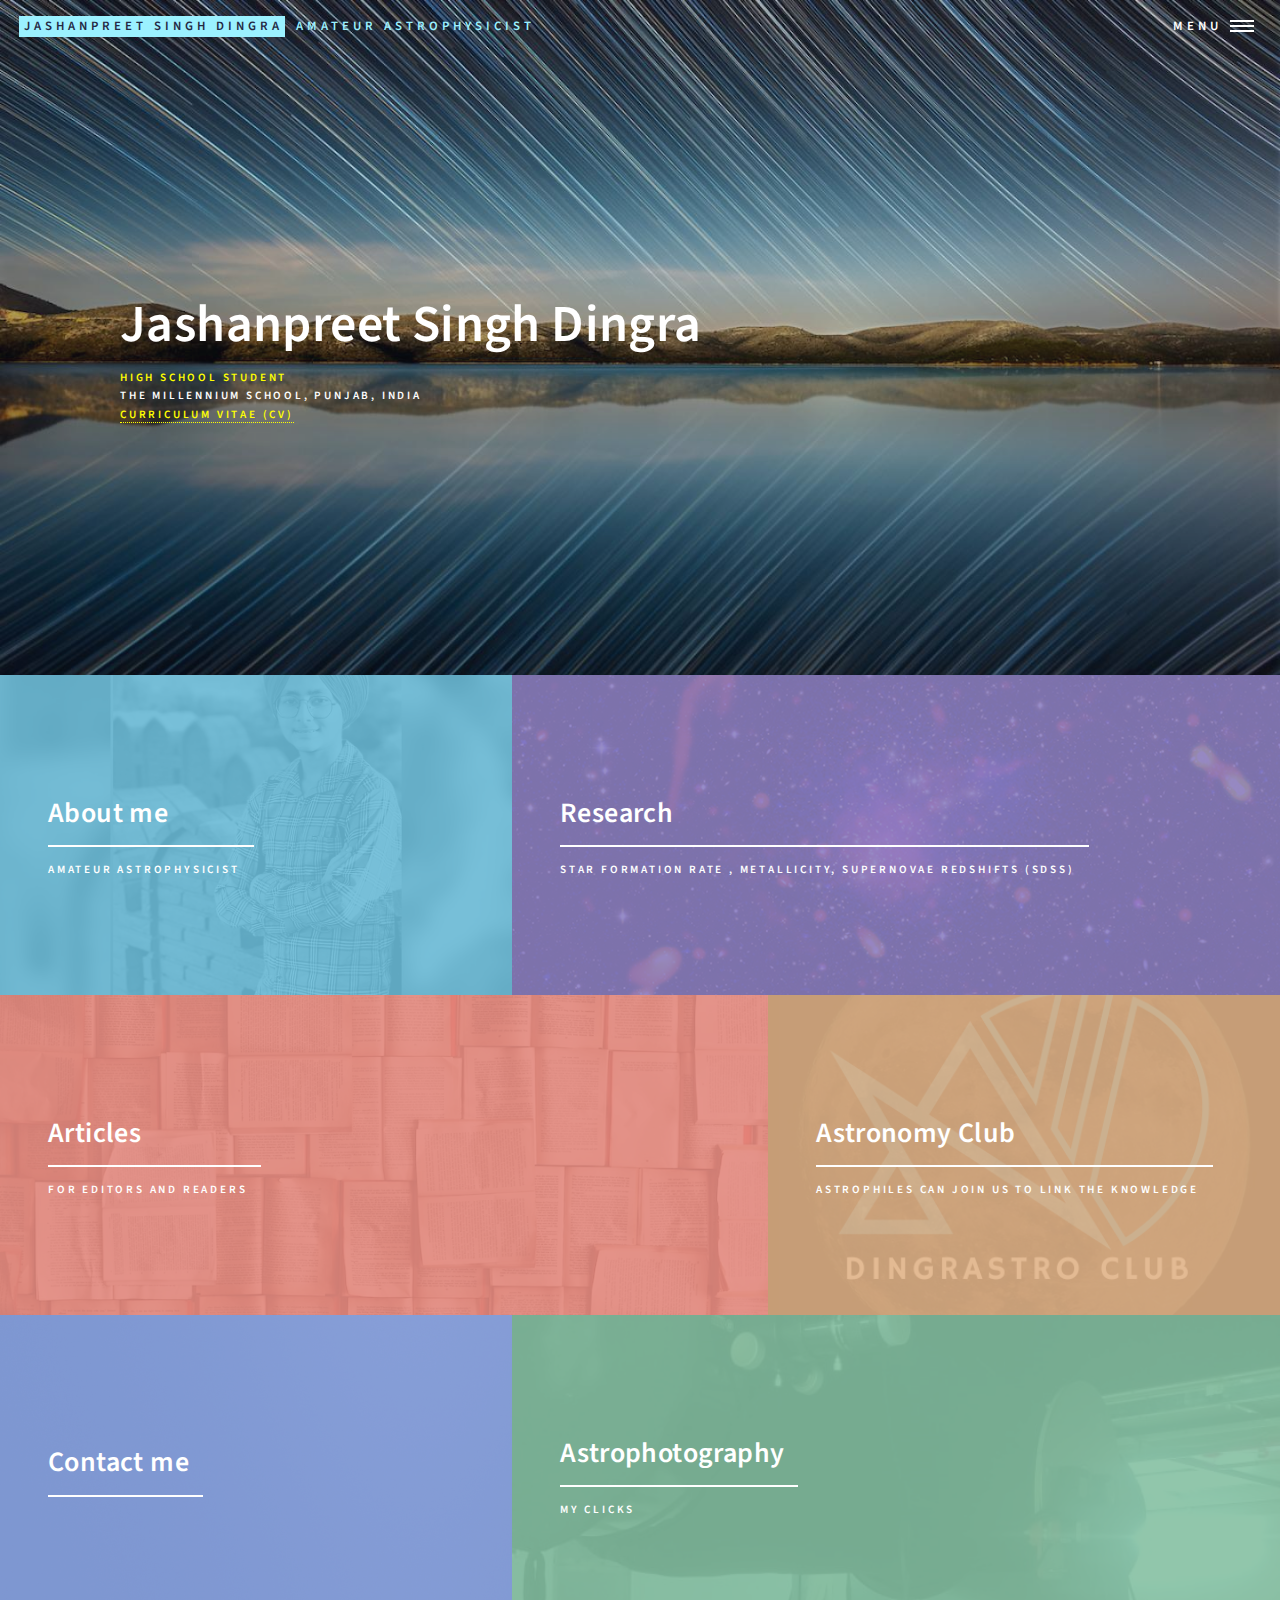
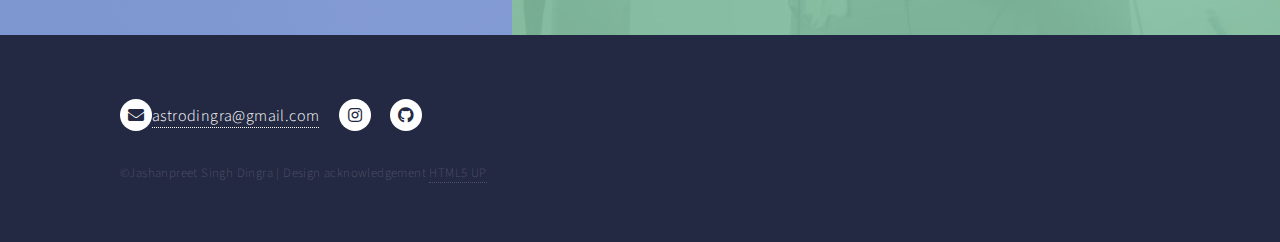
<file: index.html>
<!DOCTYPE HTML>
<!--
	Forty by HTML5 UP
	html5up.net | @ajlkn
	Free for personal and commercial use under the CCA 3.0 license (html5up.net/license)
-->
<html>
	<head>
		<title>Jashanpreet Singh Dingra | Astrophysicist</title>
		<meta charset="utf-8" />
		<meta name="viewport" content="width=device-width, initial-scale=1, user-scalable=no" />
		<link rel="stylesheet" href="assets/css/main.css" />
		<noscript><link rel="stylesheet" href="assets/css/noscript.css" /></noscript>
		<link href="images/pic01.ico" rel="icon">

	</head>
	<body class="is-preload">



		<!-- Wrapper -->
			<div id="wrapper">

				<!-- Header -->
					<header id="header" class="alt">
						<a href="index.html" class="logo"><strong>Jashanpreet Singh Dingra </strong> <span>Amateur Astrophysicist</span></a>
						<nav>
							<a href="#menu">Menu</a>
						</nav>
					</header>

				<!-- Menu -->
					<nav id="menu">
						<ul class="links">
							<li><a href="index.html">Home</a></li>
							<li><a href="about_me.html "target='_blank'>About me</a></li>
							<li><a href="research.html"target='_blank'>Research</a></li>
							<li><a href="publication.html"target='_blank'>Articles</a></li>
							<li><a href="https://dingrastroclub.github.io" target='_blank'>Astronomy Club</a></li>
							<li><a href="mailto:astrodingr@gmail.com">Contact me</a></li>
							<li><a href="arts_photography.html"target='_blank'>Photography</a></li>
						</ul>
					</nav>

				<!-- Banner -->
					<section id="banner" class="major">
						<div class="inner">
								<h1 style="margin-bottom:0">Jashanpreet Singh Dingra</h1>
								</header>
							<div class="content">
								<p><span style="color:yellow">High School Student</span> <br>
								The Millennium School, Punjab, India <br>
								<a href="images/cv_uptodate.pdf" style="color:yellow">CURRICULUM VITAE (CV)</a></p>
								<ul class="actions">
								</ul>
							</div>
						</div>
					</section>

				<!-- Main -->
					<div id="main">

						<!-- One -->
							<section id="one" class="tiles">
								<article>
									<span class="image">
										<img src="images/pic01.jpg" alt="" />
									</span>
									<header class="major">
										<h3><a href="about_me.html" target='_blank' class="link">About me</a></h3>
										<p> Amateur Astrophysicist </p>
									</header>
								</article>
								<article>
									<span class="image">
										<img src="images/banner1.jpg" alt="" />
									</span>
									<header class="major">
										<h3><a href="research.html" target='_blank' class="link">Research</a></h3>
										<p>Star formation rate , Metallicity, Supernovae redshifts (SDSS)</p>
									</header>
								</article>
								<article>
									<span class="image">
										<img src="images/pub.jpg" alt="" />
									</span>
									<header class="major">
										<h3><a href="publication.html" target='_blank' class="link">Articles</a></h3>
										<p>For editors and readers</p>
									</header>
								</article>
								<article>
									<span class="image">
										<img src="images/club.png" alt="" />
									</span>
									<header class="major">
										<h3><a href="https://dingrastroclub.github.io" target='_blank' class="link">Astronomy Club</a></h3>
										<p> Astrophiles can join us to link the knowledge</p>
									</header>
								</article>
								<article>
									<span class="image">
										<img src="images/pic07.jpg" alt="" />
									</span>
									<header class="major">
										<h3><a href="mailto:astrodingra@gmail.com" class="link">Contact me</a></h3>
									</header>
								</article>
								<article>
									<span class="image">
										<img src="images/singhsob.jpeg" alt="" />
									</span>
									<header class="major">
										<h3><a href="arts_photography.html" target='_blank' class="link">Astrophotography</a></h3>
										<p>My Clicks</p>
									</header>
								</article>
							</section>


					</div>

				<!-- Footer -->
				<footer id="footer">
					<div class="inner">
						<ul class="icons">
							<li><span  class="icon solid alt fa-envelope"></span><a href = "mailto:astrodingra@gmail.com">astrodingra@gmail.com</a></span></a></li>
							
							<li><a href="https://instagram.com/astrodingra" class="icon brands alt fa-instagram"><span class="label">Instagram</span></a></li>
							<li><a href="https://github.com/astrojashanpreet " class="icon brands alt fa-github"><span class="label">GitHub</span></a></li>
						</ul>
							<ul class="copyright">
								<li>&copy;Jashanpreet Singh Dingra | Design acknowledgement <a href="https://html5up.net">HTML5 UP</a></li>
							</ul>
						</div>
					</footer>

			</div>

		<!-- Scripts -->
			<script src="assets/js/jquery.min.js"></script>
			<script src="assets/js/jquery.scrolly.min.js"></script>
			<script src="assets/js/jquery.scrollex.min.js"></script>
			<script src="assets/js/browser.min.js"></script>
			<script src="assets/js/breakpoints.min.js"></script>
			<script src="assets/js/util.js"></script>
			<script src="assets/js/main.js"></script>

			<!-- Google tag (gtag.js) -->
<script async src="https://www.googletagmanager.com/gtag/js?id=G-NFBEVXZEHY"></script>
<script>
  window.dataLayer = window.dataLayer || [];
  function gtag(){dataLayer.push(arguments);}
  gtag('js', new Date());

  gtag('config', 'G-NFBEVXZEHY');
</script>

	</body>
</html>
</file>
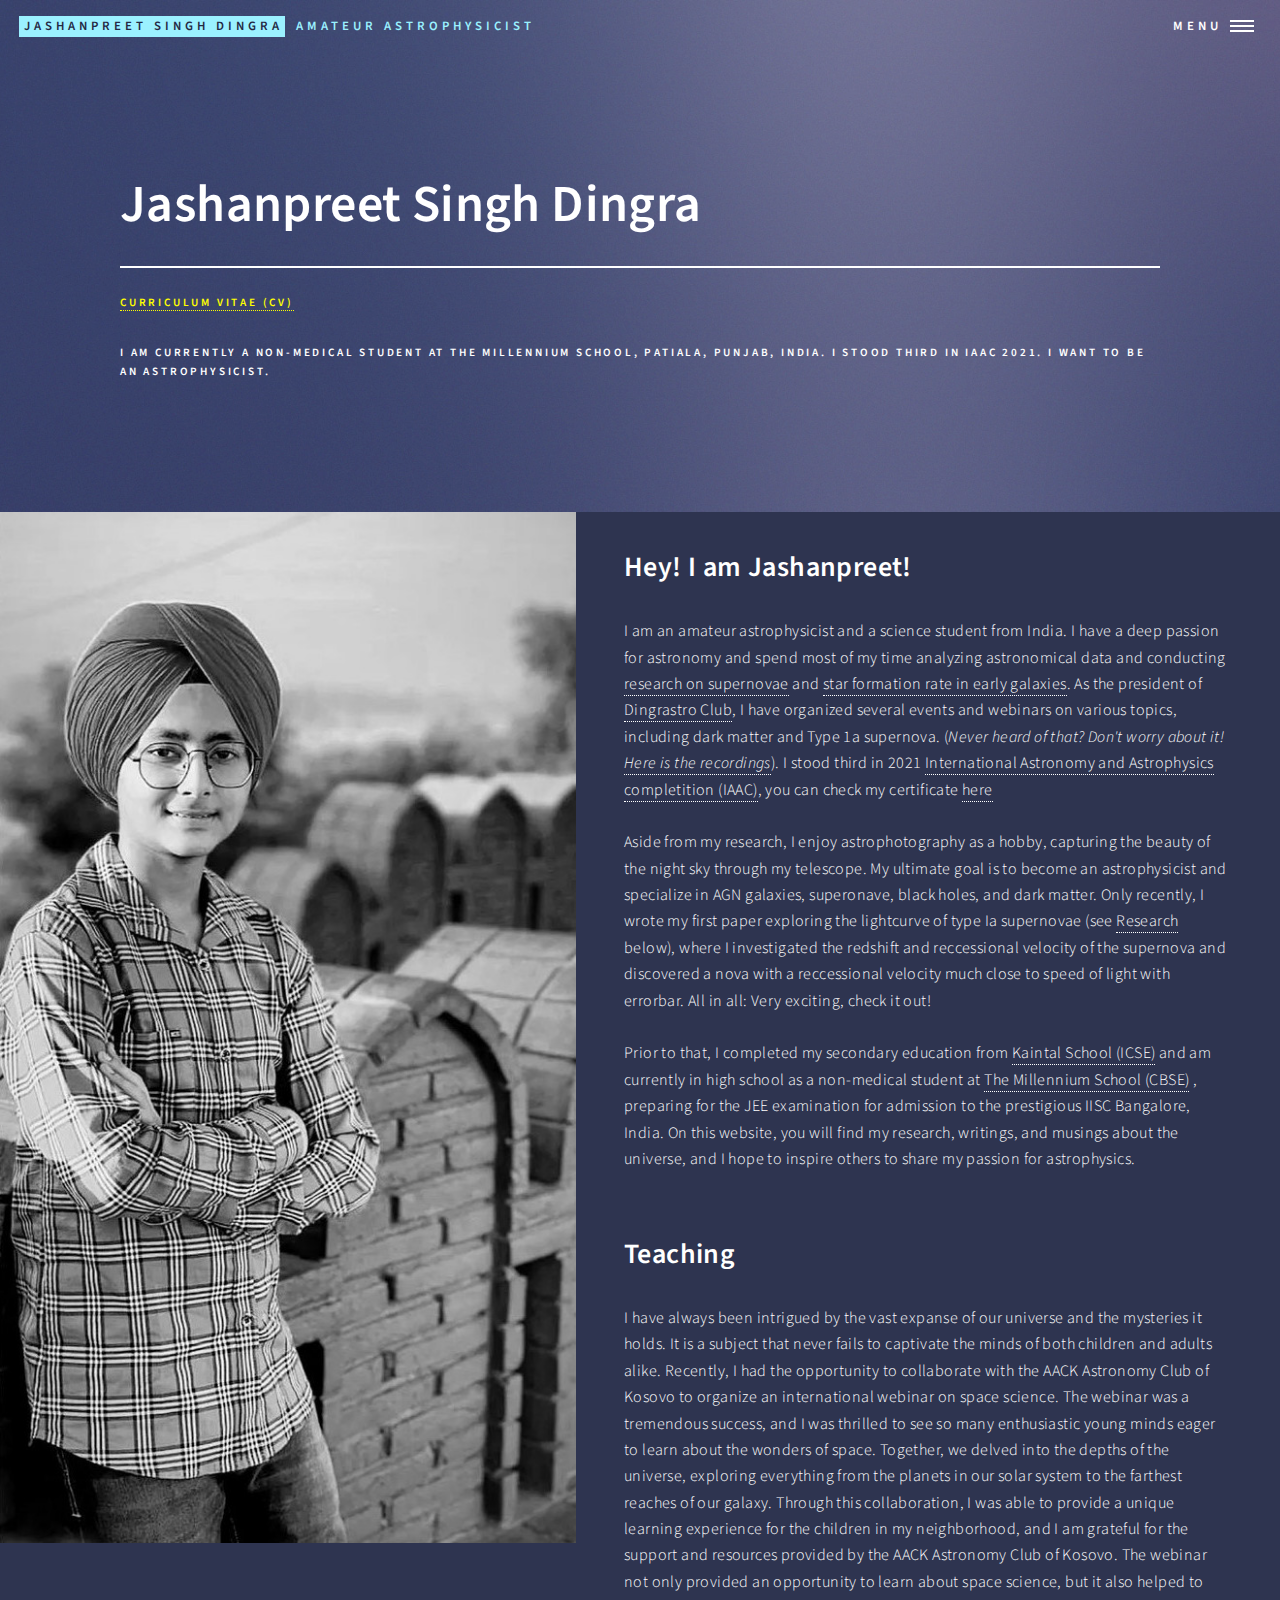
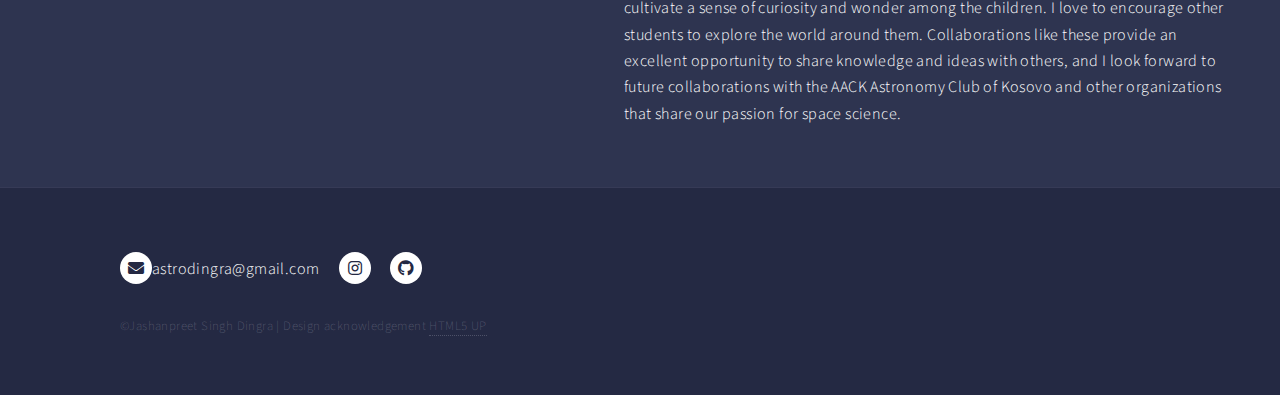
<file: about_me.html>
<!DOCTYPE HTML>
<!--
	Forty by HTML5 UP
	html5up.net | @ajlkn
	Free for personal and commercial use under the CCA 3.0 license (html5up.net/license)
-->
<html>
	<head>
		<title>Jashanpreet Singh Dingra | About</title>
		<meta charset="utf-8" />
		<meta name="viewport" content="width=device-width, initial-scale=1, user-scalable=no" />
		<link rel="stylesheet" href="assets/css/main.css" />
		<noscript><link rel="stylesheet" href="assets/css/noscript.css" /></noscript>
		<link href="images/pic01.jpg" rel="icon">

	</head>
	<body class="is-preload">



		<!-- Wrapper -->
			<div id="wrapper">

				<!-- Header -->
					<header id="header" class="alt">
						<a href="index.html" class="logo"><strong>Jashanpreet Singh Dingra </strong> <span>Amateur Astrophysicist</span></a>
						<nav>
							<a href="#menu">Menu</a>
						</nav>
					</header>

				<!-- Menu -->
					<nav id="menu">
						<ul class="links">
							<li><a href="index.html">Home</a></li>
							<li><a href="about_me.html "target='_blank'>About me</a></li>
							<li><a href="research.html"target='_blank'>Research</a></li>
							<li><a href="publication.html"target='_blank'>Articles</a></li>
							<li><a href="https://dingrastroclub.github.io" target='_blank'>Astronomy Club</a></li>
							<li><a href="mailto:astrodingr@gmail.com">Contact me</a></li>
							<li><a href="arts_photography.html"target='_blank'>Photography</a></li>
						</ul>
					</nav>

				<!-- Main -->
					<div id="main" class="alt">
						<!-- One -->

						<section id="banner" class="style2">
							<div class="inner">
								<span class="image">
									<img src="images/pic07.jpg" alt="" />
								</span>
								<header class="major">
									<h1>Jashanpreet Singh Dingra</h1>
									<p><a href="images/cv_uptodate.pdf" style="color:yellow">CURRICULUM VITAE (CV)</a></p>
								</header>
								<div class="content">
									<p> I am currently a non-medical student at The Millennium School, Patiala, Punjab, India. I stood third in IAAC 2021. I want to be an astrophysicist. </p>
								</div>
							</div>
						</section>
							<!-- Two -->
								<section id="Two" class="spotlights">
									<section>
										<a href="generic.html" class="image">
											<img src="images/me.jpg" alt="" data-position="center center" />
										</a>
										<div class="content">
											<div class="inner">
												<h2>Hey! I am Jashanpreet!</h2>
												<p> I am an amateur astrophysicist and a science student from India.
													 I have a deep passion for astronomy and spend most of my time analyzing astronomical data and conducting <a href="images/research_supernova.pdf" target='_blank'>research on supernovae</a> and <a href="images/Research_2 Poster .pdf" target='_blank'>star formation rate in early galaxies</a>.
													As the president of <a href="https://dingrastroclub.github.io" target='_blank'>Dingrastro Club</a>,
													 I have organized several events and webinars on various topics, including dark matter and Type 1a supernova. 
													(<em>Never heard of that? Don't worry about it!
														<a href="https://www.youtube.com/watch?v=wotGH0D91T8&t=14s" 
													target='_blank'> Here is the recordings</a></em>). I stood third in 2021 <a href="https://www.iaac.space" target="_blank">International Astronomy and Astrophysics completition (IAAC)</a>, you can check my certificate <a href="images/Certificate-F-2021-EBB2C785276-663f0d2538e46809e6ee2b761a1ad925 (4).pdf" target="_blank"> here</a>
													<br>
													<br>
													Aside from my research, I enjoy astrophotography as a hobby, 
													capturing the beauty of the night sky through my telescope. 
													My ultimate goal is to become an astrophysicist and specialize in AGN galaxies, superonave, black holes, and dark matter. 
													Only recently, I wrote my first paper exploring the lightcurve of type Ia supernovae (see 
													<a href="research.html" class="more scrolly">Research</a> below), where I investigated the redshift and reccessional velocity of the supernova
													and discovered a nova with a reccessional velocity much close to speed of light with errorbar. All in all: Very exciting, check it out!
													<br>
													<br>
													Prior to that, I completed my secondary education from <a href="https://kaintalschool.com/" 
													target='_blank'>Kaintal School (ICSE)</a> and am currently in high school as a non-medical student at <a href="https://www.themillenniumschools.com/tmspatiala/" 
													target='_blank'>The Millennium School (CBSE)</a>
													, preparing for the JEE examination for admission to the prestigious IISC Bangalore, India. 
													On this website, you will find my research, writings, and musings about the universe,
													 and I hope to inspire others to share my passion for astrophysics.
													<br>
													<!-- The easiest way to stay updated with what I do is following me on twitter. 
													<a class="twitter-timeline" data-theme="dark" href="https://twitter.com/bibianaprinoth?ref_src=twsrc%5Etfw">Tweets by bibianaprinoth</a> <script async src="https://platform.twitter.com/widgets.js" charset="utf-8"></script> -->
													<br>
													</p>
													<h2>Teaching</h2>
						</header>
						<p>I have always been intrigued by the vast expanse of our universe and the mysteries it holds. It is a subject that never fails to captivate the minds of both children and adults alike. Recently, I had the opportunity to collaborate with the AACK Astronomy Club of Kosovo to organize an international webinar on space science.

							The webinar was a tremendous success, and I was thrilled to see so many enthusiastic young minds eager to learn about the wonders of space. Together, we delved into the depths of the universe, exploring everything from the planets in our solar system to the farthest reaches of our galaxy.
							
							Through this collaboration, I was able to provide a unique learning experience for the children in my neighborhood, and I am grateful for the support and resources provided by the AACK Astronomy Club of Kosovo. The webinar not only provided an opportunity to learn about space science, but it also helped to cultivate a sense of curiosity and wonder among the children.
							
							I love to encourage other students to explore the world around them. Collaborations like these provide an excellent opportunity to share knowledge and ideas with others, and I look forward to future collaborations with the AACK Astronomy Club of Kosovo and other organizations that share our passion for space science.
							
						</p>
						
						<br>

									</section>
									<section>

					</div>

				<!-- Footer -->
				<!-- Footer -->
				<footer id="footer">
					<div class="inner">
						<ul class="icons">
							<li><span class="icon solid alt fa-envelope"></span>astrodingra@gmail.com</span></a></li>
							
							<li><a href="https://instagram.com/astrodingra" class="icon brands alt fa-instagram"><span class="label">Instagram</span></a></li>
							<li><a href="https://github.com/astrojashanpreet " class="icon brands alt fa-github"><span class="label">GitHub</span></a></li>
						</ul>
							<ul class="copyright">
								<li>&copy;Jashanpreet Singh Dingra | Design acknowledgement <a href="https://html5up.net">HTML5 UP</a></li>
							</ul>
						</div>
					</footer>

			</div>

		<!-- Scripts -->
			<script src="assets/js/jquery.min.js"></script>
			<script src="assets/js/jquery.scrolly.min.js"></script>
			<script src="assets/js/jquery.scrollex.min.js"></script>
			<script src="assets/js/browser.min.js"></script>
			<script src="assets/js/breakpoints.min.js"></script>
			<script src="assets/js/util.js"></script>
			<script src="assets/js/main.js"></script>

			<!-- Google tag (gtag.js) -->
<script async src="https://www.googletagmanager.com/gtag/js?id=G-NFBEVXZEHY"></script>
<script>
  window.dataLayer = window.dataLayer || [];
  function gtag(){dataLayer.push(arguments);}
  gtag('js', new Date());

  gtag('config', 'G-NFBEVXZEHY');
</script>
	</body>
</html>
</file>
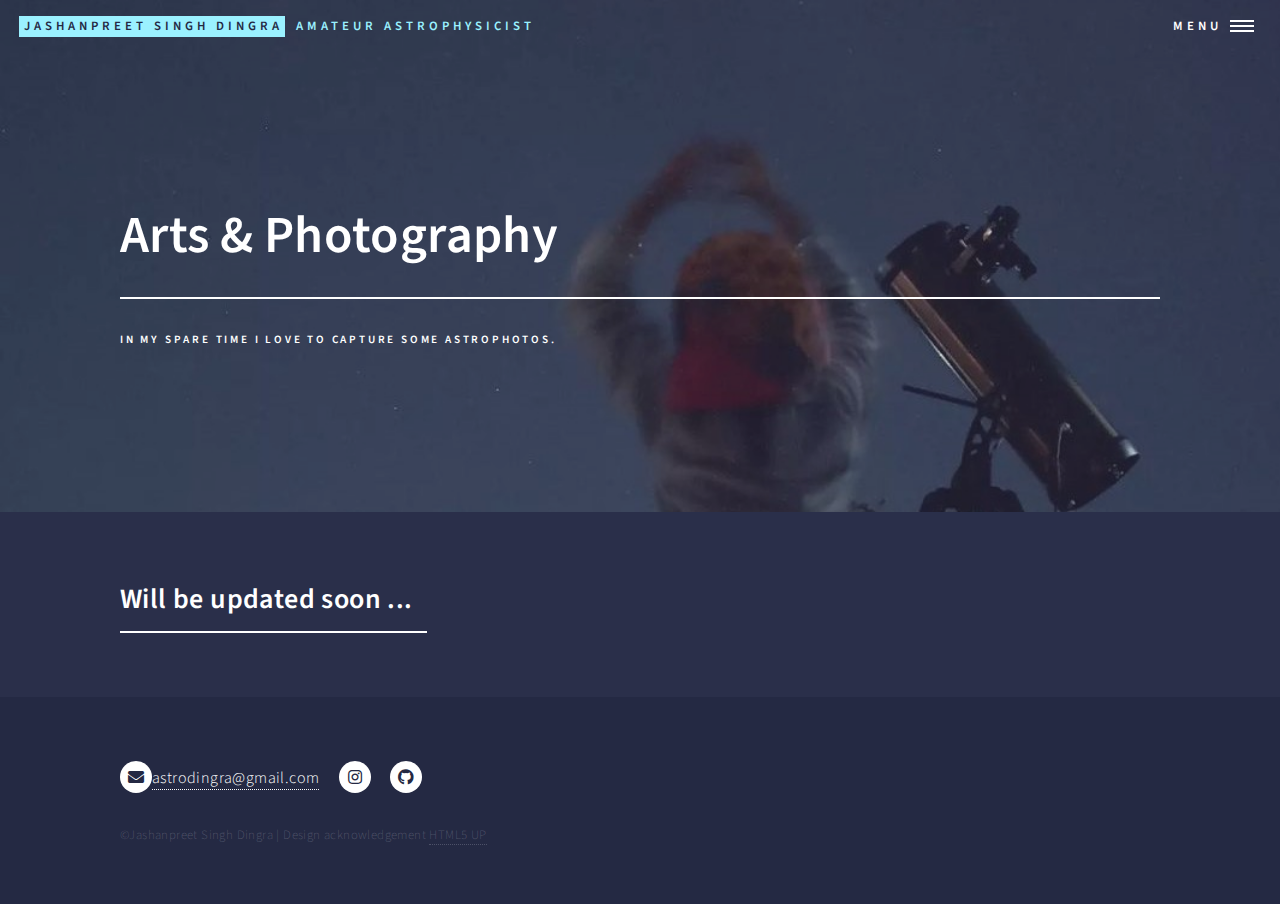
<file: arts_photography.html>
<!DOCTYPE HTML>
<!--
	Forty by HTML5 UP
	html5up.net | @ajlkn
	Free for personal and commercial use under the CCA 3.0 license (html5up.net/license)
-->
<html>
	<head>
		<title>Jashanpreet Singh Dingra | Astrophotoghraphy</title>
		<meta charset="utf-8" />
		<meta name="viewport" content="width=device-width, initial-scale=1, user-scalable=no" />
		<link rel="stylesheet" href="assets/css/main.css" />
		<noscript><link rel="stylesheet" href="assets/css/noscript.css" /></noscript>
		<link href="images/pic01.jpg" rel="icon">

	</head>
	<body class="is-preload">



		<!-- Wrapper -->
			<div id="wrapper">

				<!-- Header -->
					<header id="header" class="alt">
						<a href="index.html" class="logo"><strong>Jashanpreet Singh Dingra </strong> <span>Amateur Astrophysicist</span></a>
						<nav>
							<a href="#menu">Menu</a>
						</nav>
					</header>

				<!-- Menu -->
					<nav id="menu">
						<ul class="links">
							<li><a href="index.html">Home</a></li>
							<li><a href="about_me.html "target='_blank'>About me</a></li>
							<li><a href="research.html"target='_blank'>Research</a></li>
							<li><a href="publication.html"target='_blank'>Articles</a></li>
							<li><a href="https://dingrastroclub.github.io" target='_blank'>Astronomy Club</a></li>
							<li><a href="mailto:astrodingr@gmail.com">Contact me</a></li>
							<li><a href="arts_photography.html"target='_blank'>Photography</a></li>
						</ul>
					</nav>

				<!-- Banner -->
				<!-- Note: The "styleN" class below should match that of the header element. -->
					<section id="banner" class="style2">
						<div class="inner">
							<span class="image">
								<img src="images/sis_astro.jpg" alt="" />
							</span>
							<header class="major">
								<h1>Arts & Photography</h1>
							</header>
							<div class="content">
								<p> In my spare time I love to capture some astrophotos.</p>
							</div>
						</div>
					</section>

				<!-- Main -->
					<div id="main">


						<!-- One -->

						<!-- Three -->
							<section id="three">
								<div class="inner">
									<header class="major">
										<h2>Will be updated soon ...</h2>
									</header>
									<p></p>
								</div>
							</section>

					</div>


				<!-- Footer -->
				<!-- Footer -->
				<footer id="footer">
					<div class="inner">
						<ul class="icons">
							<li><span  class="icon solid alt fa-envelope"></span><a href = "mailto:astrodingra@gmail.com">astrodingra@gmail.com</a></span></a></li>
							
							<li><a href="https://instagram.com/astrodingra" class="icon brands alt fa-instagram"><span class="label">Instagram</span></a></li>
							<li><a href="https://github.com/astrojashanpreet " class="icon brands alt fa-github"><span class="label">GitHub</span></a></li>
						</ul>
							<ul class="copyright">
								<li>&copy;Jashanpreet Singh Dingra | Design acknowledgement <a href="https://html5up.net">HTML5 UP</a></li>
							</ul>
						</div>
					</footer>

			</div>

		<!-- Scripts -->
			<script src="assets/js/jquery.min.js"></script>
			<script src="assets/js/jquery.scrolly.min.js"></script>
			<script src="assets/js/jquery.scrollex.min.js"></script>
			<script src="assets/js/browser.min.js"></script>
			<script src="assets/js/breakpoints.min.js"></script>
			<script src="assets/js/util.js"></script>
			<script src="assets/js/main.js"></script>

			<!-- Google tag (gtag.js) -->
<script async src="https://www.googletagmanager.com/gtag/js?id=G-NFBEVXZEHY"></script>
<script>
  window.dataLayer = window.dataLayer || [];
  function gtag(){dataLayer.push(arguments);}
  gtag('js', new Date());

  gtag('config', 'G-NFBEVXZEHY');
</script>
	</body>
</html>
</file>
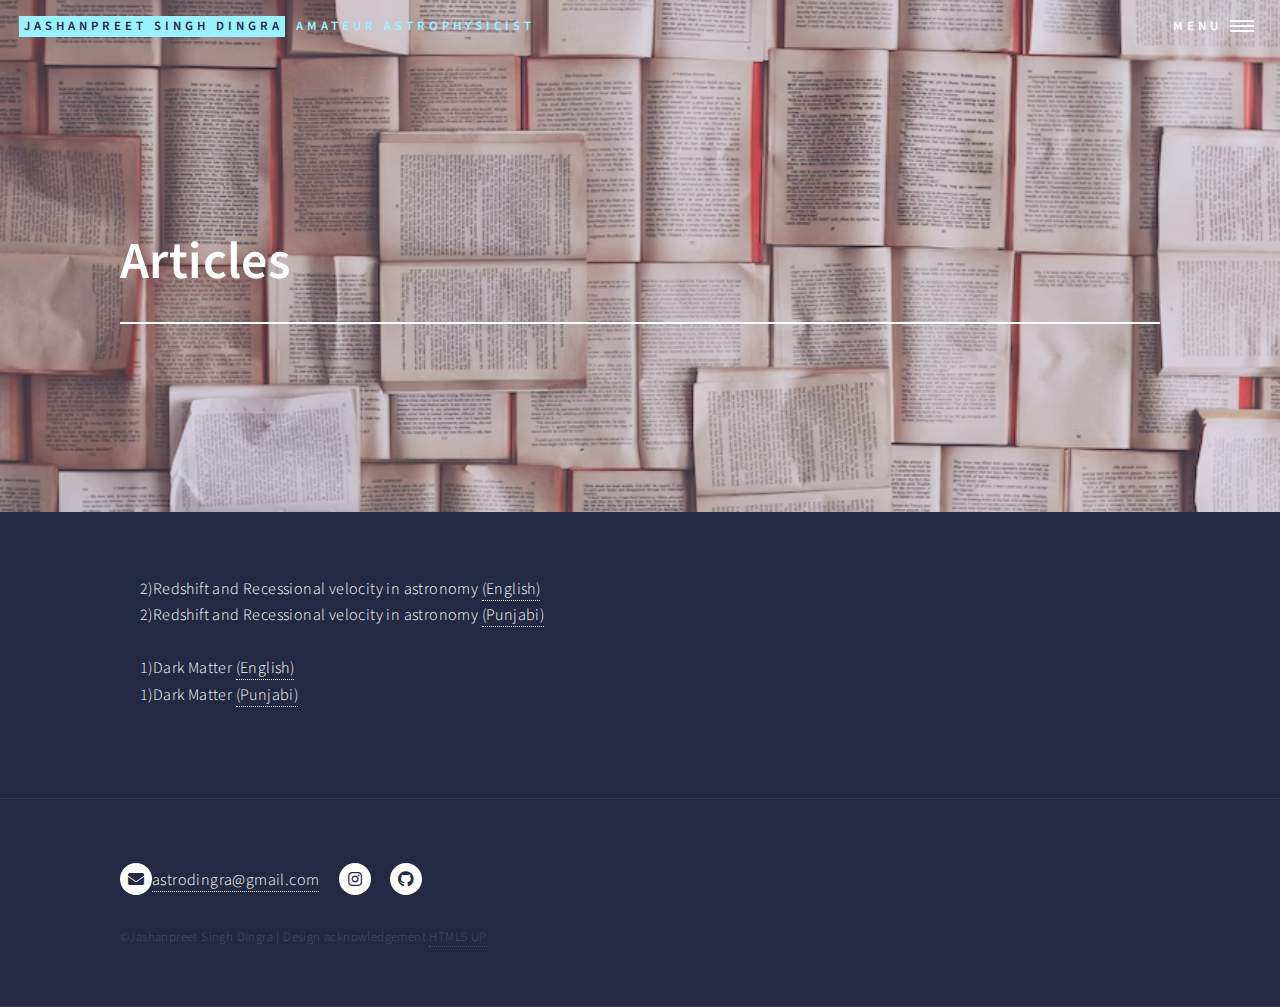
<file: publication.html>
<!DOCTYPE HTML>
<!--
	Forty by HTML5 UP
	html5up.net | @ajlkn
	Free for personal and commercial use under the CCA 3.0 license (html5up.net/license)
-->
<html>
	<head>
		<title>Jashanpreet Singh Dingra | Articles</title>
		<meta charset="utf-8" />
		<meta name="viewport" content="width=device-width, initial-scale=1, user-scalable=no" />
		<link rel="stylesheet" href="assets/css/main.css" />
		<noscript><link rel="stylesheet" href="assets/css/noscript.css" /></noscript>
		<link href="images/pic01.jpg" rel="icon">

	</head>
	<body class="is-preload">



		<!-- Wrapper -->
			<div id="wrapper">

				<!-- Header -->
					<header id="header" class="alt">
						<a href="index.html" class="logo"><strong>Jashanpreet Singh Dingra </strong> <span>Amateur Astrophysicist</span></a>
						<nav>
							<a href="#menu">Menu</a>
						</nav>
					</header>

				<!-- Menu -->
					<nav id="menu">
						<ul class="links">
							<li><a href="index.html">Home</a></li>
							<li><a href="about_me.html "target='_blank'>About me</a></li>
							<li><a href="research.html"target='_blank'>Research</a></li>
							<li><a href="publication.html"target='_blank'>Articles</a></li>
							<li><a href="https://dingrastroclub.github.io" target='_blank'>Astronomy Club</a></li>
							<li><a href="mailto:astrodingr@gmail.com">Contact me</a></li>
							<li><a href="arts_photography.html"target='_blank'>Photography</a></li>
						</ul>
					</nav>

					<section id="banner" class="style2">
						<div class="inner">
							<span class="image">
								<img src="images/pub.jpg" alt="" />
							</span>
							<header class="major">
								<h1>Articles</h1>
							</header>
						</div>
					</section>

				<!-- Main -->
					<div id="main" class="alt">
						<!-- One -->
							<section id="one">
								<div class="inner">
								<ol reversed>
									2)Redshift and Recessional velocity in astronomy <a href="images/What is redshift and recessional velocity in Astronomy.docx" target='_blank'>(English)</a>
									<br>
									2)Redshift and Recessional velocity in astronomy <a href="coming_soon.html" target='_blank'>(Punjabi)</a>
									<br>
									<br>
									<p> 1)Dark Matter <a href="images/Dark matter.docx" target='_blank'>(English)</a>
                                
										<br>1)Dark Matter <a href="images/ਡਾਰਕ ਮੈਟਰ ਕੀ ਹੈ.docx" target='_blank'>(Punjabi)</a>
								
								
                                
								<br>
								<br>
                </ol>
								</div>
							</section>

				<!-- Footer -->
				<!-- Footer -->
				<footer id="footer">
					<div class="inner">
						<ul class="icons">
							<li><span  class="icon solid alt fa-envelope"></span><a href = "mailto:astrodingra@gmail.com">astrodingra@gmail.com</a></span></a></li>
							
							<li><a href="https://instagram.com/astrodingra" class="icon brands alt fa-instagram"><span class="label">Instagram</span></a></li>
							<li><a href="https://github.com/astrojashanpreet " class="icon brands alt fa-github"><span class="label">GitHub</span></a></li>
						</ul>
							<ul class="copyright">
								<li>&copy;Jashanpreet Singh Dingra | Design acknowledgement <a href="https://html5up.net">HTML5 UP</a></li>
							</ul>
						</div>
					</footer>

			</div>

		<!-- Scripts -->
			<script src="assets/js/jquery.min.js"></script>
			<script src="assets/js/jquery.scrolly.min.js"></script>
			<script src="assets/js/jquery.scrollex.min.js"></script>
			<script src="assets/js/browser.min.js"></script>
			<script src="assets/js/breakpoints.min.js"></script>
			<script src="assets/js/util.js"></script>
			<script src="assets/js/main.js"></script>

			<!-- Google tag (gtag.js) -->
<script async src="https://www.googletagmanager.com/gtag/js?id=G-NFBEVXZEHY"></script>
<script>
  window.dataLayer = window.dataLayer || [];
  function gtag(){dataLayer.push(arguments);}
  gtag('js', new Date());

  gtag('config', 'G-NFBEVXZEHY');
</script>
	</body>
</html>
</file>
<file: assets/css/noscript.css>
/*
	Forty by HTML5 UP
	html5up.net | @ajlkn
	Free for personal and commercial use under the CCA 3.0 license (html5up.net/license)
*/

/* Banner */

	body.is-preload #banner:after {
		opacity: 0.85;
	}

	body.is-preload #banner > .inner {
		-moz-filter: none;
		-webkit-filter: none;
		-ms-filter: none;
		filter: none;
		-moz-transform: none;
		-webkit-transform: none;
		-ms-transform: none;
		transform: none;
		opacity: 1;
	}
</file>
<file: assets/css/main.css>
@import url(fontawesome-all.min.css);
@import url("https://fonts.googleapis.com/css?family=Source+Sans+Pro:300,300italic,600,600italic");

/*
	Forty by HTML5 UP
	html5up.net | @ajlkn
	Free for personal and commercial use under the CCA 3.0 license (html5up.net/license)
*/

html, body, div, span, applet, object,
iframe, h1, h2, h3, h4, h5, h6, p, blockquote,
pre, a, abbr, acronym, address, big, cite,
code, del, dfn, em, img, ins, kbd, q, s, samp,
small, strike, strong, sub, sup, tt, var, b,
u, i, center, dl, dt, dd, ol, ul, li, fieldset,
form, label, legend, table, caption, tbody,
tfoot, thead, tr, th, td, article, aside,
canvas, details, embed, figure, figcaption,
footer, header, hgroup, menu, nav, output, ruby,
section, summary, time, mark, audio, video {
	margin: 0;
	padding: 0;
	border: 0;
	font-size: 100%;
	font: inherit;
	vertical-align: baseline;}

article, aside, details, figcaption, figure,
footer, header, hgroup, menu, nav, section {
	display: block;}

body {
	line-height: 1;
}

ol, ul {
	list-style: none;
}

blockquote, q {
	quotes: none;
}

	blockquote:before, blockquote:after, q:before, q:after {
		content: '';
		content: none;
	}

table {
	border-collapse: collapse;
	border-spacing: 0;
}

body {
	-webkit-text-size-adjust: none;
}

mark {
	background-color: transparent;
	color: inherit;
}

input::-moz-focus-inner {
	border: 0;
	padding: 0;
}

input, select, textarea {
	-moz-appearance: none;
	-webkit-appearance: none;
	-ms-appearance: none;
	appearance: none;
}

/* Basic */

	@-ms-viewport {
		width: device-width;
	}

	body {
		-ms-overflow-style: scrollbar;
	}

	@media screen and (max-width: 480px) {

		html, body {
			min-width: 320px;
		}

	}

	html {
		box-sizing: border-box;
	}

	*, *:before, *:after {
		box-sizing: inherit;
	}

	body {
		background: #242943;
	}

		body.is-preload *, body.is-preload *:before, body.is-preload *:after {
			-moz-animation: none !important;
			-webkit-animation: none !important;
			-ms-animation: none !important;
			animation: none !important;
			-moz-transition: none !important;
			-webkit-transition: none !important;
			-ms-transition: none !important;
			transition: none !important;
		}

/* Type */

	body, input, select, textarea {
		color: #ffffff;
		font-family: "Source Sans Pro", Helvetica, sans-serif;
		font-size: 17pt;
		font-weight: 300;
		letter-spacing: 0.025em;
		line-height: 1.65;
	}

		@media screen and (max-width: 1680px) {

			body, input, select, textarea {
				font-size: 14pt;
			}

		}

		@media screen and (max-width: 1280px) {

			body, input, select, textarea {
				font-size: 12pt;
			}

		}

		@media screen and (max-width: 360px) {

			body, input, select, textarea {
				font-size: 11pt;
			}

		}

	a {
		-moz-transition: color 0.2s ease-in-out, border-bottom-color 0.2s ease-in-out;
		-webkit-transition: color 0.2s ease-in-out, border-bottom-color 0.2s ease-in-out;
		-ms-transition: color 0.2s ease-in-out, border-bottom-color 0.2s ease-in-out;
		transition: color 0.2s ease-in-out, border-bottom-color 0.2s ease-in-out;
		border-bottom: dotted 1px;
		color: inherit;
		text-decoration: none;
	}

		a:hover {
			border-bottom-color: transparent;
			color: #9bf1ff !important;
		}

		a:active {
			color: #53e3fb !important;
		}

	strong, b {
		color: #ffffff;
		font-weight: 600;
	}

	em, i {
		font-style: italic;
	}

	p {
		margin: 0 0 2em 0;
	}

	h1, h2, h3, h4, h5, h6 {
		color: #ffffff;
		font-weight: 600;
		line-height: 1.65;
		margin: 0 0 1em 0;
	}

		h1 a, h2 a, h3 a, h4 a, h5 a, h6 a {
			color: inherit;
			border-bottom: 0;
		}

	h1 {
		font-size: 2.5em;
	}

	h2 {
		font-size: 1.75em;
	}

	h3 {
		font-size: 1.35em;
	}

	h4 {
		font-size: 1.1em;
	}

	h5 {
		font-size: 0.9em;
	}

	h6 {
		font-size: 0.7em;
	}

	@media screen and (max-width: 736px) {

		h1 {
			font-size: 2em;
		}

		h2 {
			font-size: 1.5em;
		}

		h3 {
			font-size: 1.25em;
		}

	}

	sub {
		font-size: 0.8em;
		position: relative;
		top: 0.5em;
	}

	sup {
		font-size: 0.8em;
		position: relative;
		top: -0.5em;
	}

	blockquote {
		border-left: solid 4px rgba(212, 212, 255, 0.1);
		font-style: italic;
		margin: 0 0 2em 0;
		padding: 0.5em 0 0.5em 2em;
	}

	code {
		background: rgba(212, 212, 255, 0.035);
		font-family: "Courier New", monospace;
		font-size: 0.9em;
		margin: 0 0.25em;
		padding: 0.25em 0.65em;
	}

	pre {
		-webkit-overflow-scrolling: touch;
		font-family: "Courier New", monospace;
		font-size: 0.9em;
		margin: 0 0 2em 0;
	}

		pre code {
			display: block;
			line-height: 1.75;
			padding: 1em 1.5em;
			overflow-x: auto;
		}

	hr {
		border: 0;
		border-bottom: solid 1px rgba(212, 212, 255, 0.1);
		margin: 2em 0;
	}

		hr.major {
			margin: 3em 0;
		}

	.align-left {
		text-align: left;
	}

	.align-center {
		text-align: center;
	}

	.align-right {
		text-align: right;
	}

/* Row */

	.row {
		display: flex;
		flex-wrap: wrap;
		box-sizing: border-box;
		align-items: stretch;
	}

		.row > * {
			box-sizing: border-box;
		}

		.row.gtr-uniform > * > :last-child {
			margin-bottom: 0;
		}

		.row.aln-left {
			justify-content: flex-start;
		}

		.row.aln-center {
			justify-content: center;
		}

		.row.aln-right {
			justify-content: flex-end;
		}

		.row.aln-top {
			align-items: flex-start;
		}

		.row.aln-middle {
			align-items: center;
		}

		.row.aln-bottom {
			align-items: flex-end;
		}

		.row > .imp {
			order: -1;
		}

		.row > .col-1 {
			width: 8.33333%;
		}

		.row > .off-1 {
			margin-left: 8.33333%;
		}

		.row > .col-2 {
			width: 16.66667%;
		}

		.row > .off-2 {
			margin-left: 16.66667%;
		}

		.row > .col-3 {
			width: 25%;
		}

		.row > .off-3 {
			margin-left: 25%;
		}

		.row > .col-4 {
			width: 33.33333%;
		}

		.row > .off-4 {
			margin-left: 33.33333%;
		}

		.row > .col-5 {
			width: 41.66667%;
		}

		.row > .off-5 {
			margin-left: 41.66667%;
		}

		.row > .col-6 {
			width: 50%;
		}

		.row > .off-6 {
			margin-left: 50%;
		}

		.row > .col-7 {
			width: 58.33333%;
		}

		.row > .off-7 {
			margin-left: 58.33333%;
		}

		.row > .col-8 {
			width: 66.66667%;
		}

		.row > .off-8 {
			margin-left: 66.66667%;
		}

		.row > .col-9 {
			width: 75%;
		}

		.row > .off-9 {
			margin-left: 75%;
		}

		.row > .col-10 {
			width: 83.33333%;
		}

		.row > .off-10 {
			margin-left: 83.33333%;
		}

		.row > .col-11 {
			width: 91.66667%;
		}

		.row > .off-11 {
			margin-left: 91.66667%;
		}

		.row > .col-12 {
			width: 100%;
		}

		.row > .off-12 {
			margin-left: 100%;
		}

		.row.gtr-0 {
			margin-top: 0;
			margin-left: 0em;
		}

			.row.gtr-0 > * {
				padding: 0 0 0 0em;
			}

			.row.gtr-0.gtr-uniform {
				margin-top: 0em;
			}

				.row.gtr-0.gtr-uniform > * {
					padding-top: 0em;
				}

		.row.gtr-25 {
			margin-top: 0;
			margin-left: -0.5em;
		}

			.row.gtr-25 > * {
				padding: 0 0 0 0.5em;
			}

			.row.gtr-25.gtr-uniform {
				margin-top: -0.5em;
			}

				.row.gtr-25.gtr-uniform > * {
					padding-top: 0.5em;
				}

		.row.gtr-50 {
			margin-top: 0;
			margin-left: -1em;
		}

			.row.gtr-50 > * {
				padding: 0 0 0 1em;
			}

			.row.gtr-50.gtr-uniform {
				margin-top: -1em;
			}

				.row.gtr-50.gtr-uniform > * {
					padding-top: 1em;
				}

		.row {
			margin-top: 0;
			margin-left: -2em;
		}

			.row > * {
				padding: 0 0 0 2em;
			}

			.row.gtr-uniform {
				margin-top: -2em;
			}

				.row.gtr-uniform > * {
					padding-top: 2em;
				}

		.row.gtr-150 {
			margin-top: 0;
			margin-left: -3em;
		}

			.row.gtr-150 > * {
				padding: 0 0 0 3em;
			}

			.row.gtr-150.gtr-uniform {
				margin-top: -3em;
			}

				.row.gtr-150.gtr-uniform > * {
					padding-top: 3em;
				}

		.row.gtr-200 {
			margin-top: 0;
			margin-left: -4em;
		}

			.row.gtr-200 > * {
				padding: 0 0 0 4em;
			}

			.row.gtr-200.gtr-uniform {
				margin-top: -4em;
			}

				.row.gtr-200.gtr-uniform > * {
					padding-top: 4em;
				}

		@media screen and (max-width: 1680px) {

			.row {
				display: flex;
				flex-wrap: wrap;
				box-sizing: border-box;
				align-items: stretch;
			}

				.row > * {
					box-sizing: border-box;
				}

				.row.gtr-uniform > * > :last-child {
					margin-bottom: 0;
				}

				.row.aln-left {
					justify-content: flex-start;
				}

				.row.aln-center {
					justify-content: center;
				}

				.row.aln-right {
					justify-content: flex-end;
				}

				.row.aln-top {
					align-items: flex-start;
				}

				.row.aln-middle {
					align-items: center;
				}

				.row.aln-bottom {
					align-items: flex-end;
				}

				.row > .imp-xlarge {
					order: -1;
				}

				.row > .col-1-xlarge {
					width: 8.33333%;
				}

				.row > .off-1-xlarge {
					margin-left: 8.33333%;
				}

				.row > .col-2-xlarge {
					width: 16.66667%;
				}

				.row > .off-2-xlarge {
					margin-left: 16.66667%;
				}

				.row > .col-3-xlarge {
					width: 25%;
				}

				.row > .off-3-xlarge {
					margin-left: 25%;
				}

				.row > .col-4-xlarge {
					width: 33.33333%;
				}

				.row > .off-4-xlarge {
					margin-left: 33.33333%;
				}

				.row > .col-5-xlarge {
					width: 41.66667%;
				}

				.row > .off-5-xlarge {
					margin-left: 41.66667%;
				}

				.row > .col-6-xlarge {
					width: 50%;
				}

				.row > .off-6-xlarge {
					margin-left: 50%;
				}

				.row > .col-7-xlarge {
					width: 58.33333%;
				}

				.row > .off-7-xlarge {
					margin-left: 58.33333%;
				}

				.row > .col-8-xlarge {
					width: 66.66667%;
				}

				.row > .off-8-xlarge {
					margin-left: 66.66667%;
				}

				.row > .col-9-xlarge {
					width: 75%;
				}

				.row > .off-9-xlarge {
					margin-left: 75%;
				}

				.row > .col-10-xlarge {
					width: 83.33333%;
				}

				.row > .off-10-xlarge {
					margin-left: 83.33333%;
				}

				.row > .col-11-xlarge {
					width: 91.66667%;
				}

				.row > .off-11-xlarge {
					margin-left: 91.66667%;
				}

				.row > .col-12-xlarge {
					width: 100%;
				}

				.row > .off-12-xlarge {
					margin-left: 100%;
				}

				.row.gtr-0 {
					margin-top: 0;
					margin-left: 0em;
				}

					.row.gtr-0 > * {
						padding: 0 0 0 0em;
					}

					.row.gtr-0.gtr-uniform {
						margin-top: 0em;
					}

						.row.gtr-0.gtr-uniform > * {
							padding-top: 0em;
						}

				.row.gtr-25 {
					margin-top: 0;
					margin-left: -0.5em;
				}

					.row.gtr-25 > * {
						padding: 0 0 0 0.5em;
					}

					.row.gtr-25.gtr-uniform {
						margin-top: -0.5em;
					}

						.row.gtr-25.gtr-uniform > * {
							padding-top: 0.5em;
						}

				.row.gtr-50 {
					margin-top: 0;
					margin-left: -1em;
				}

					.row.gtr-50 > * {
						padding: 0 0 0 1em;
					}

					.row.gtr-50.gtr-uniform {
						margin-top: -1em;
					}

						.row.gtr-50.gtr-uniform > * {
							padding-top: 1em;
						}

				.row {
					margin-top: 0;
					margin-left: -2em;
				}

					.row > * {
						padding: 0 0 0 2em;
					}

					.row.gtr-uniform {
						margin-top: -2em;
					}

						.row.gtr-uniform > * {
							padding-top: 2em;
						}

				.row.gtr-150 {
					margin-top: 0;
					margin-left: -3em;
				}

					.row.gtr-150 > * {
						padding: 0 0 0 3em;
					}

					.row.gtr-150.gtr-uniform {
						margin-top: -3em;
					}

						.row.gtr-150.gtr-uniform > * {
							padding-top: 3em;
						}

				.row.gtr-200 {
					margin-top: 0;
					margin-left: -4em;
				}

					.row.gtr-200 > * {
						padding: 0 0 0 4em;
					}

					.row.gtr-200.gtr-uniform {
						margin-top: -4em;
					}

						.row.gtr-200.gtr-uniform > * {
							padding-top: 4em;
						}

		}

		@media screen and (max-width: 1280px) {

			.row {
				display: flex;
				flex-wrap: wrap;
				box-sizing: border-box;
				align-items: stretch;
			}

				.row > * {
					box-sizing: border-box;
				}

				.row.gtr-uniform > * > :last-child {
					margin-bottom: 0;
				}

				.row.aln-left {
					justify-content: flex-start;
				}

				.row.aln-center {
					justify-content: center;
				}

				.row.aln-right {
					justify-content: flex-end;
				}

				.row.aln-top {
					align-items: flex-start;
				}

				.row.aln-middle {
					align-items: center;
				}

				.row.aln-bottom {
					align-items: flex-end;
				}

				.row > .imp-large {
					order: -1;
				}

				.row > .col-1-large {
					width: 8.33333%;
				}

				.row > .off-1-large {
					margin-left: 8.33333%;
				}

				.row > .col-2-large {
					width: 16.66667%;
				}

				.row > .off-2-large {
					margin-left: 16.66667%;
				}

				.row > .col-3-large {
					width: 25%;
				}

				.row > .off-3-large {
					margin-left: 25%;
				}

				.row > .col-4-large {
					width: 33.33333%;
				}

				.row > .off-4-large {
					margin-left: 33.33333%;
				}

				.row > .col-5-large {
					width: 41.66667%;
				}

				.row > .off-5-large {
					margin-left: 41.66667%;
				}

				.row > .col-6-large {
					width: 50%;
				}

				.row > .off-6-large {
					margin-left: 50%;
				}

				.row > .col-7-large {
					width: 58.33333%;
				}

				.row > .off-7-large {
					margin-left: 58.33333%;
				}

				.row > .col-8-large {
					width: 66.66667%;
				}

				.row > .off-8-large {
					margin-left: 66.66667%;
				}

				.row > .col-9-large {
					width: 75%;
				}

				.row > .off-9-large {
					margin-left: 75%;
				}

				.row > .col-10-large {
					width: 83.33333%;
				}

				.row > .off-10-large {
					margin-left: 83.33333%;
				}

				.row > .col-11-large {
					width: 91.66667%;
				}

				.row > .off-11-large {
					margin-left: 91.66667%;
				}

				.row > .col-12-large {
					width: 100%;
				}

				.row > .off-12-large {
					margin-left: 100%;
				}

				.row.gtr-0 {
					margin-top: 0;
					margin-left: 0em;
				}

					.row.gtr-0 > * {
						padding: 0 0 0 0em;
					}

					.row.gtr-0.gtr-uniform {
						margin-top: 0em;
					}

						.row.gtr-0.gtr-uniform > * {
							padding-top: 0em;
						}

				.row.gtr-25 {
					margin-top: 0;
					margin-left: -0.375em;
				}

					.row.gtr-25 > * {
						padding: 0 0 0 0.375em;
					}

					.row.gtr-25.gtr-uniform {
						margin-top: -0.375em;
					}

						.row.gtr-25.gtr-uniform > * {
							padding-top: 0.375em;
						}

				.row.gtr-50 {
					margin-top: 0;
					margin-left: -0.75em;
				}

					.row.gtr-50 > * {
						padding: 0 0 0 0.75em;
					}

					.row.gtr-50.gtr-uniform {
						margin-top: -0.75em;
					}

						.row.gtr-50.gtr-uniform > * {
							padding-top: 0.75em;
						}

				.row {
					margin-top: 0;
					margin-left: -1.5em;
				}

					.row > * {
						padding: 0 0 0 1.5em;
					}

					.row.gtr-uniform {
						margin-top: -1.5em;
					}

						.row.gtr-uniform > * {
							padding-top: 1.5em;
						}

				.row.gtr-150 {
					margin-top: 0;
					margin-left: -2.25em;
				}

					.row.gtr-150 > * {
						padding: 0 0 0 2.25em;
					}

					.row.gtr-150.gtr-uniform {
						margin-top: -2.25em;
					}

						.row.gtr-150.gtr-uniform > * {
							padding-top: 2.25em;
						}

				.row.gtr-200 {
					margin-top: 0;
					margin-left: -3em;
				}

					.row.gtr-200 > * {
						padding: 0 0 0 3em;
					}

					.row.gtr-200.gtr-uniform {
						margin-top: -3em;
					}

						.row.gtr-200.gtr-uniform > * {
							padding-top: 3em;
						}

		}

		@media screen and (max-width: 980px) {

			.row {
				display: flex;
				flex-wrap: wrap;
				box-sizing: border-box;
				align-items: stretch;
			}

				.row > * {
					box-sizing: border-box;
				}

				.row.gtr-uniform > * > :last-child {
					margin-bottom: 0;
				}

				.row.aln-left {
					justify-content: flex-start;
				}

				.row.aln-center {
					justify-content: center;
				}

				.row.aln-right {
					justify-content: flex-end;
				}

				.row.aln-top {
					align-items: flex-start;
				}

				.row.aln-middle {
					align-items: center;
				}

				.row.aln-bottom {
					align-items: flex-end;
				}

				.row > .imp-medium {
					order: -1;
				}

				.row > .col-1-medium {
					width: 8.33333%;
				}

				.row > .off-1-medium {
					margin-left: 8.33333%;
				}

				.row > .col-2-medium {
					width: 16.66667%;
				}

				.row > .off-2-medium {
					margin-left: 16.66667%;
				}

				.row > .col-3-medium {
					width: 25%;
				}

				.row > .off-3-medium {
					margin-left: 25%;
				}

				.row > .col-4-medium {
					width: 33.33333%;
				}

				.row > .off-4-medium {
					margin-left: 33.33333%;
				}

				.row > .col-5-medium {
					width: 41.66667%;
				}

				.row > .off-5-medium {
					margin-left: 41.66667%;
				}

				.row > .col-6-medium {
					width: 50%;
				}

				.row > .off-6-medium {
					margin-left: 50%;
				}

				.row > .col-7-medium {
					width: 58.33333%;
				}

				.row > .off-7-medium {
					margin-left: 58.33333%;
				}

				.row > .col-8-medium {
					width: 66.66667%;
				}

				.row > .off-8-medium {
					margin-left: 66.66667%;
				}

				.row > .col-9-medium {
					width: 75%;
				}

				.row > .off-9-medium {
					margin-left: 75%;
				}

				.row > .col-10-medium {
					width: 83.33333%;
				}

				.row > .off-10-medium {
					margin-left: 83.33333%;
				}

				.row > .col-11-medium {
					width: 91.66667%;
				}

				.row > .off-11-medium {
					margin-left: 91.66667%;
				}

				.row > .col-12-medium {
					width: 100%;
				}

				.row > .off-12-medium {
					margin-left: 100%;
				}

				.row.gtr-0 {
					margin-top: 0;
					margin-left: 0em;
				}

					.row.gtr-0 > * {
						padding: 0 0 0 0em;
					}

					.row.gtr-0.gtr-uniform {
						margin-top: 0em;
					}

						.row.gtr-0.gtr-uniform > * {
							padding-top: 0em;
						}

				.row.gtr-25 {
					margin-top: 0;
					margin-left: -0.375em;
				}

					.row.gtr-25 > * {
						padding: 0 0 0 0.375em;
					}

					.row.gtr-25.gtr-uniform {
						margin-top: -0.375em;
					}

						.row.gtr-25.gtr-uniform > * {
							padding-top: 0.375em;
						}

				.row.gtr-50 {
					margin-top: 0;
					margin-left: -0.75em;
				}

					.row.gtr-50 > * {
						padding: 0 0 0 0.75em;
					}

					.row.gtr-50.gtr-uniform {
						margin-top: -0.75em;
					}

						.row.gtr-50.gtr-uniform > * {
							padding-top: 0.75em;
						}

				.row {
					margin-top: 0;
					margin-left: -1.5em;
				}

					.row > * {
						padding: 0 0 0 1.5em;
					}

					.row.gtr-uniform {
						margin-top: -1.5em;
					}

						.row.gtr-uniform > * {
							padding-top: 1.5em;
						}

				.row.gtr-150 {
					margin-top: 0;
					margin-left: -2.25em;
				}

					.row.gtr-150 > * {
						padding: 0 0 0 2.25em;
					}

					.row.gtr-150.gtr-uniform {
						margin-top: -2.25em;
					}

						.row.gtr-150.gtr-uniform > * {
							padding-top: 2.25em;
						}

				.row.gtr-200 {
					margin-top: 0;
					margin-left: -3em;
				}

					.row.gtr-200 > * {
						padding: 0 0 0 3em;
					}

					.row.gtr-200.gtr-uniform {
						margin-top: -3em;
					}

						.row.gtr-200.gtr-uniform > * {
							padding-top: 3em;
						}

		}

		@media screen and (max-width: 736px) {

			.row {
				display: flex;
				flex-wrap: wrap;
				box-sizing: border-box;
				align-items: stretch;
			}

				.row > * {
					box-sizing: border-box;
				}

				.row.gtr-uniform > * > :last-child {
					margin-bottom: 0;
				}

				.row.aln-left {
					justify-content: flex-start;
				}

				.row.aln-center {
					justify-content: center;
				}

				.row.aln-right {
					justify-content: flex-end;
				}

				.row.aln-top {
					align-items: flex-start;
				}

				.row.aln-middle {
					align-items: center;
				}

				.row.aln-bottom {
					align-items: flex-end;
				}

				.row > .imp-small {
					order: -1;
				}

				.row > .col-1-small {
					width: 8.33333%;
				}

				.row > .off-1-small {
					margin-left: 8.33333%;
				}

				.row > .col-2-small {
					width: 16.66667%;
				}

				.row > .off-2-small {
					margin-left: 16.66667%;
				}

				.row > .col-3-small {
					width: 25%;
				}

				.row > .off-3-small {
					margin-left: 25%;
				}

				.row > .col-4-small {
					width: 33.33333%;
				}

				.row > .off-4-small {
					margin-left: 33.33333%;
				}

				.row > .col-5-small {
					width: 41.66667%;
				}

				.row > .off-5-small {
					margin-left: 41.66667%;
				}

				.row > .col-6-small {
					width: 50%;
				}

				.row > .off-6-small {
					margin-left: 50%;
				}

				.row > .col-7-small {
					width: 58.33333%;
				}

				.row > .off-7-small {
					margin-left: 58.33333%;
				}

				.row > .col-8-small {
					width: 66.66667%;
				}

				.row > .off-8-small {
					margin-left: 66.66667%;
				}

				.row > .col-9-small {
					width: 75%;
				}

				.row > .off-9-small {
					margin-left: 75%;
				}

				.row > .col-10-small {
					width: 83.33333%;
				}

				.row > .off-10-small {
					margin-left: 83.33333%;
				}

				.row > .col-11-small {
					width: 91.66667%;
				}

				.row > .off-11-small {
					margin-left: 91.66667%;
				}

				.row > .col-12-small {
					width: 100%;
				}

				.row > .off-12-small {
					margin-left: 100%;
				}

				.row.gtr-0 {
					margin-top: 0;
					margin-left: 0em;
				}

					.row.gtr-0 > * {
						padding: 0 0 0 0em;
					}

					.row.gtr-0.gtr-uniform {
						margin-top: 0em;
					}

						.row.gtr-0.gtr-uniform > * {
							padding-top: 0em;
						}

				.row.gtr-25 {
					margin-top: 0;
					margin-left: -0.3125em;
				}

					.row.gtr-25 > * {
						padding: 0 0 0 0.3125em;
					}

					.row.gtr-25.gtr-uniform {
						margin-top: -0.3125em;
					}

						.row.gtr-25.gtr-uniform > * {
							padding-top: 0.3125em;
						}

				.row.gtr-50 {
					margin-top: 0;
					margin-left: -0.625em;
				}

					.row.gtr-50 > * {
						padding: 0 0 0 0.625em;
					}

					.row.gtr-50.gtr-uniform {
						margin-top: -0.625em;
					}

						.row.gtr-50.gtr-uniform > * {
							padding-top: 0.625em;
						}

				.row {
					margin-top: 0;
					margin-left: -1.25em;
				}

					.row > * {
						padding: 0 0 0 1.25em;
					}

					.row.gtr-uniform {
						margin-top: -1.25em;
					}

						.row.gtr-uniform > * {
							padding-top: 1.25em;
						}

				.row.gtr-150 {
					margin-top: 0;
					margin-left: -1.875em;
				}

					.row.gtr-150 > * {
						padding: 0 0 0 1.875em;
					}

					.row.gtr-150.gtr-uniform {
						margin-top: -1.875em;
					}

						.row.gtr-150.gtr-uniform > * {
							padding-top: 1.875em;
						}

				.row.gtr-200 {
					margin-top: 0;
					margin-left: -2.5em;
				}

					.row.gtr-200 > * {
						padding: 0 0 0 2.5em;
					}

					.row.gtr-200.gtr-uniform {
						margin-top: -2.5em;
					}

						.row.gtr-200.gtr-uniform > * {
							padding-top: 2.5em;
						}

		}

		@media screen and (max-width: 480px) {

			.row {
				display: flex;
				flex-wrap: wrap;
				box-sizing: border-box;
				align-items: stretch;
			}

				.row > * {
					box-sizing: border-box;
				}

				.row.gtr-uniform > * > :last-child {
					margin-bottom: 0;
				}

				.row.aln-left {
					justify-content: flex-start;
				}

				.row.aln-center {
					justify-content: center;
				}

				.row.aln-right {
					justify-content: flex-end;
				}

				.row.aln-top {
					align-items: flex-start;
				}

				.row.aln-middle {
					align-items: center;
				}

				.row.aln-bottom {
					align-items: flex-end;
				}

				.row > .imp-xsmall {
					order: -1;
				}

				.row > .col-1-xsmall {
					width: 8.33333%;
				}

				.row > .off-1-xsmall {
					margin-left: 8.33333%;
				}

				.row > .col-2-xsmall {
					width: 16.66667%;
				}

				.row > .off-2-xsmall {
					margin-left: 16.66667%;
				}

				.row > .col-3-xsmall {
					width: 25%;
				}

				.row > .off-3-xsmall {
					margin-left: 25%;
				}

				.row > .col-4-xsmall {
					width: 33.33333%;
				}

				.row > .off-4-xsmall {
					margin-left: 33.33333%;
				}

				.row > .col-5-xsmall {
					width: 41.66667%;
				}

				.row > .off-5-xsmall {
					margin-left: 41.66667%;
				}

				.row > .col-6-xsmall {
					width: 50%;
				}

				.row > .off-6-xsmall {
					margin-left: 50%;
				}

				.row > .col-7-xsmall {
					width: 58.33333%;
				}

				.row > .off-7-xsmall {
					margin-left: 58.33333%;
				}

				.row > .col-8-xsmall {
					width: 66.66667%;
				}

				.row > .off-8-xsmall {
					margin-left: 66.66667%;
				}

				.row > .col-9-xsmall {
					width: 75%;
				}

				.row > .off-9-xsmall {
					margin-left: 75%;
				}

				.row > .col-10-xsmall {
					width: 83.33333%;
				}

				.row > .off-10-xsmall {
					margin-left: 83.33333%;
				}

				.row > .col-11-xsmall {
					width: 91.66667%;
				}

				.row > .off-11-xsmall {
					margin-left: 91.66667%;
				}

				.row > .col-12-xsmall {
					width: 100%;
				}

				.row > .off-12-xsmall {
					margin-left: 100%;
				}

				.row.gtr-0 {
					margin-top: 0;
					margin-left: 0em;
				}

					.row.gtr-0 > * {
						padding: 0 0 0 0em;
					}

					.row.gtr-0.gtr-uniform {
						margin-top: 0em;
					}

						.row.gtr-0.gtr-uniform > * {
							padding-top: 0em;
						}

				.row.gtr-25 {
					margin-top: 0;
					margin-left: -0.3125em;
				}

					.row.gtr-25 > * {
						padding: 0 0 0 0.3125em;
					}

					.row.gtr-25.gtr-uniform {
						margin-top: -0.3125em;
					}

						.row.gtr-25.gtr-uniform > * {
							padding-top: 0.3125em;
						}

				.row.gtr-50 {
					margin-top: 0;
					margin-left: -0.625em;
				}

					.row.gtr-50 > * {
						padding: 0 0 0 0.625em;
					}

					.row.gtr-50.gtr-uniform {
						margin-top: -0.625em;
					}

						.row.gtr-50.gtr-uniform > * {
							padding-top: 0.625em;
						}

				.row {
					margin-top: 0;
					margin-left: -1.25em;
				}

					.row > * {
						padding: 0 0 0 1.25em;
					}

					.row.gtr-uniform {
						margin-top: -1.25em;
					}

						.row.gtr-uniform > * {
							padding-top: 1.25em;
						}

				.row.gtr-150 {
					margin-top: 0;
					margin-left: -1.875em;
				}

					.row.gtr-150 > * {
						padding: 0 0 0 1.875em;
					}

					.row.gtr-150.gtr-uniform {
						margin-top: -1.875em;
					}

						.row.gtr-150.gtr-uniform > * {
							padding-top: 1.875em;
						}

				.row.gtr-200 {
					margin-top: 0;
					margin-left: -2.5em;
				}

					.row.gtr-200 > * {
						padding: 0 0 0 2.5em;
					}

					.row.gtr-200.gtr-uniform {
						margin-top: -2.5em;
					}

						.row.gtr-200.gtr-uniform > * {
							padding-top: 2.5em;
						}

		}

/* Section/Article */

	section.special, article.special {
		text-align: center;
	}

	header.major {
		width: -moz-max-content;
		width: -webkit-max-content;
		width: -ms-max-content;
		width: max-content;
		margin-bottom: 2em;
	}

		header.major > :first-child {
			margin-bottom: 0;
			width: calc(100% + 0.5em);
		}

			header.major > :first-child:after {
				content: '';
				background-color: #ffffff;
				display: block;
				height: 2px;
				margin: 0.325em 0 0.5em 0;
				width: 100%;
			}

		header.major > p {
			font-size: 0.7em;
			font-weight: 600;
			letter-spacing: 0.25em;
			margin-bottom: 0;
			text-transform: uppercase;
		}

		body.is-ie header.major > :first-child:after {
			max-width: 9em;
		}

		body.is-ie header.major > h1:after {
			max-width: 100% !important;
		}

	@media screen and (max-width: 736px) {

		header.major > p br {
			display: none;
		}

	}

/* Form */

	form {
		margin: 0 0 2em 0;
	}

		form > :last-child {
			margin-bottom: 0;
		}

		form > .fields {
			display: -moz-flex;
			display: -webkit-flex;
			display: -ms-flex;
			display: flex;
			-moz-flex-wrap: wrap;
			-webkit-flex-wrap: wrap;
			-ms-flex-wrap: wrap;
			flex-wrap: wrap;
			width: calc(100% + 3em);
			margin: -1.5em 0 2em -1.5em;
		}

			form > .fields > .field {
				-moz-flex-grow: 0;
				-webkit-flex-grow: 0;
				-ms-flex-grow: 0;
				flex-grow: 0;
				-moz-flex-shrink: 0;
				-webkit-flex-shrink: 0;
				-ms-flex-shrink: 0;
				flex-shrink: 0;
				padding: 1.5em 0 0 1.5em;
				width: calc(100% - 1.5em);
			}

				form > .fields > .field.half {
					width: calc(50% - 0.75em);
				}

				form > .fields > .field.third {
					width: calc(100%/3 - 0.5em);
				}

				form > .fields > .field.quarter {
					width: calc(25% - 0.375em);
				}

		@media screen and (max-width: 480px) {

			form > .fields {
				width: calc(100% + 3em);
				margin: -1.5em 0 2em -1.5em;
			}

				form > .fields > .field {
					padding: 1.5em 0 0 1.5em;
					width: calc(100% - 1.5em);
				}

					form > .fields > .field.half {
						width: calc(100% - 1.5em);
					}

					form > .fields > .field.third {
						width: calc(100% - 1.5em);
					}

					form > .fields > .field.quarter {
						width: calc(100% - 1.5em);
					}

		}

	label {
		color: #ffffff;
		display: block;
		font-size: 0.8em;
		font-weight: 600;
		letter-spacing: 0.25em;
		margin: 0 0 1em 0;
		text-transform: uppercase;
	}

	input[type="text"],
	input[type="password"],
	input[type="email"],
	input[type="tel"],
	input[type="search"],
	input[type="url"],
	select,
	textarea {
		-moz-appearance: none;
		-webkit-appearance: none;
		-ms-appearance: none;
		appearance: none;
		background: rgba(212, 212, 255, 0.035);
		border: none;
		border-radius: 0;
		color: inherit;
		display: block;
		outline: 0;
		padding: 0 1em;
		text-decoration: none;
		width: 100%;
	}

		input[type="text"]:invalid,
		input[type="password"]:invalid,
		input[type="email"]:invalid,
		input[type="tel"]:invalid,
		input[type="search"]:invalid,
		input[type="url"]:invalid,
		select:invalid,
		textarea:invalid {
			box-shadow: none;
		}

		input[type="text"]:focus,
		input[type="password"]:focus,
		input[type="email"]:focus,
		input[type="tel"]:focus,
		input[type="search"]:focus,
		input[type="url"]:focus,
		select:focus,
		textarea:focus {
			border-color: #9bf1ff;
			box-shadow: 0 0 0 2px #9bf1ff;
		}

	select {
		background-image: url("data:image/svg+xml;charset=utf8,%3Csvg xmlns='http://www.w3.org/2000/svg' width='40' height='40' preserveAspectRatio='none' viewBox='0 0 40 40'%3E%3Cpath d='M9.4,12.3l10.4,10.4l10.4-10.4c0.2-0.2,0.5-0.4,0.9-0.4c0.3,0,0.6,0.1,0.9,0.4l3.3,3.3c0.2,0.2,0.4,0.5,0.4,0.9 c0,0.4-0.1,0.6-0.4,0.9L20.7,31.9c-0.2,0.2-0.5,0.4-0.9,0.4c-0.3,0-0.6-0.1-0.9-0.4L4.3,17.3c-0.2-0.2-0.4-0.5-0.4-0.9 c0-0.4,0.1-0.6,0.4-0.9l3.3-3.3c0.2-0.2,0.5-0.4,0.9-0.4S9.1,12.1,9.4,12.3z' fill='rgba(212, 212, 255, 0.1)' /%3E%3C/svg%3E");
		background-size: 1.25rem;
		background-repeat: no-repeat;
		background-position: calc(100% - 1rem) center;
		height: 2.75em;
		padding-right: 2.75em;
		text-overflow: ellipsis;
	}

		select option {
			color: #ffffff;
			background: #242943;
		}

		select:focus::-ms-value {
			background-color: transparent;
		}

		select::-ms-expand {
			display: none;
		}

	input[type="text"],
	input[type="password"],
	input[type="email"],
	input[type="tel"],
	input[type="search"],
	input[type="url"],
	select {
		height: 2.75em;
	}

	textarea {
		padding: 0.75em 1em;
	}

	input[type="checkbox"],
	input[type="radio"] {
		-moz-appearance: none;
		-webkit-appearance: none;
		-ms-appearance: none;
		appearance: none;
		display: block;
		float: left;
		margin-right: -2em;
		opacity: 0;
		width: 1em;
		z-index: -1;
	}

		input[type="checkbox"] + label,
		input[type="radio"] + label {
			text-decoration: none;
			color: #ffffff;
			cursor: pointer;
			display: inline-block;
			font-weight: 300;
			padding-left: 2.65em;
			padding-right: 0.75em;
			position: relative;
		}

			input[type="checkbox"] + label:before,
			input[type="radio"] + label:before {
				-moz-osx-font-smoothing: grayscale;
				-webkit-font-smoothing: antialiased;
				display: inline-block;
				font-style: normal;
				font-variant: normal;
				text-rendering: auto;
				line-height: 1;
				text-transform: none !important;
				font-family: 'Font Awesome 5 Free';
				font-weight: 900;
			}

			input[type="checkbox"] + label:before,
			input[type="radio"] + label:before {
				background: rgba(212, 212, 255, 0.035);
				content: '';
				display: inline-block;
				font-size: 0.8em;
				height: 2.0625em;
				left: 0;
				letter-spacing: 0;
				line-height: 2.0625em;
				position: absolute;
				text-align: center;
				top: 0;
				width: 2.0625em;
			}

		input[type="checkbox"]:checked + label:before,
		input[type="radio"]:checked + label:before {
			background: #ffffff;
			border-color: #9bf1ff;
			content: '\f00c';
			color: #242943;
		}

		input[type="checkbox"]:focus + label:before,
		input[type="radio"]:focus + label:before {
			box-shadow: 0 0 0 2px #9bf1ff;
		}

	input[type="radio"] + label:before {
		border-radius: 100%;
	}

	::-webkit-input-placeholder {
		color: rgba(244, 244, 255, 0.2) !important;
		opacity: 1.0;
	}

	:-moz-placeholder {
		color: rgba(244, 244, 255, 0.2) !important;
		opacity: 1.0;
	}

	::-moz-placeholder {
		color: rgba(244, 244, 255, 0.2) !important;
		opacity: 1.0;
	}

	:-ms-input-placeholder {
		color: rgba(244, 244, 255, 0.2) !important;
		opacity: 1.0;
	}

/* Box */

	.box {
		border: solid 1px rgba(212, 212, 255, 0.1);
		margin-bottom: 2em;
		padding: 1.5em;
	}

		.box > :last-child,
		.box > :last-child > :last-child,
		.box > :last-child > :last-child > :last-child {
			margin-bottom: 0;
		}

		.box.alt {
			border: 0;
			border-radius: 0;
			padding: 0;
		}

/* Icon */

	.icon {
		text-decoration: none;
		border-bottom: none;
		position: relative;
	}

		.icon:before {
			-moz-osx-font-smoothing: grayscale;
			-webkit-font-smoothing: antialiased;
			display: inline-block;
			font-style: normal;
			font-variant: normal;
			text-rendering: auto;
			line-height: 1;
			text-transform: none !important;
			font-family: 'Font Awesome 5 Free';
			font-weight: 400;
		}

		.icon > .label {
			display: none;
		}

		.icon:before {
			line-height: inherit;
		}

		.icon.solid:before {
			font-weight: 900;
		}

		.icon.brands:before {
			font-family: 'Font Awesome 5 Brands';
		}

		.icon.alt:before {
			background-color: #ffffff;
			border-radius: 100%;
			color: #242943;
			display: inline-block;
			height: 2em;
			line-height: 2em;
			text-align: center;
			width: 2em;
		}

	a.icon.alt:before {
		-moz-transition: background-color 0.2s ease-in-out;
		-webkit-transition: background-color 0.2s ease-in-out;
		-ms-transition: background-color 0.2s ease-in-out;
		transition: background-color 0.2s ease-in-out;
	}

	a.icon.alt:hover:before {
		background-color: #6fc3df;
	}

	a.icon.alt:active:before {
		background-color: #37a6cb;
	}

/* Image */

	.image {
		border: 0;
		display: inline-block;
		position: relative;
	}

		.image img {
			display: block;
		}

		.image.left, .image.right {
			max-width: 30%;
		}

			.image.left img, .image.right img {
				width: 100%;
			}

		.image.left {
			float: left;
			margin: 0 1.5em 1.25em 0;
			top: 0.25em;
		}

		.image.right {
			float: right;
			margin: 0 0 1.25em 1.5em;
			top: 0.25em;
		}

		.image.fit {
			display: block;
			margin: 0 0 2em 0;
			width: 100%;
		}

			.image.fit img {
				width: 100%;
			}

		.image.main {
			display: block;
			margin: 2.5em 0;
			width: 100%;
		}

			.image.main img {
				width: 100%;
			}

			@media screen and (max-width: 736px) {

				.image.main {
					margin: 1.5em 0;
				}

			}

/* List */

	ol {
		list-style: decimal;
		margin: 0 0 2em 0;
		padding-left: 1.25em;
	}

		ol li {
			padding-left: 0.25em;
		}

	ul {
		list-style: disc;
		margin: 0 0 2em 0;
		padding-left: 1em;
	}

		ul li {
			padding-left: 0.5em;
		}

		ul.alt {
			list-style: none;
			padding-left: 0;
		}

			ul.alt li {
				border-top: solid 1px rgba(212, 212, 255, 0.1);
				padding: 0.5em 0;
			}

				ul.alt li:first-child {
					border-top: 0;
					padding-top: 0;
				}

	dl {
		margin: 0 0 2em 0;
	}

		dl dt {
			display: block;
			font-weight: 600;
			margin: 0 0 1em 0;
		}

		dl dd {
			margin-left: 2em;
		}

/* Actions */

	ul.actions {
		display: -moz-flex;
		display: -webkit-flex;
		display: -ms-flex;
		display: flex;
		cursor: default;
		list-style: none;
		margin-left: -1em;
		padding-left: 0;
	}

		ul.actions li {
			padding: 0 0 0 1em;
			vertical-align: middle;
		}

		ul.actions.special {
			-moz-justify-content: center;
			-webkit-justify-content: center;
			-ms-justify-content: center;
			justify-content: center;
			width: 100%;
			margin-left: 0;
		}

			ul.actions.special li:first-child {
				padding-left: 0;
			}

		ul.actions.stacked {
			-moz-flex-direction: column;
			-webkit-flex-direction: column;
			-ms-flex-direction: column;
			flex-direction: column;
			margin-left: 0;
		}

			ul.actions.stacked li {
				padding: 1.3em 0 0 0;
			}

				ul.actions.stacked li:first-child {
					padding-top: 0;
				}

		ul.actions.fit {
			width: calc(100% + 1em);
		}

			ul.actions.fit li {
				-moz-flex-grow: 1;
				-webkit-flex-grow: 1;
				-ms-flex-grow: 1;
				flex-grow: 1;
				-moz-flex-shrink: 1;
				-webkit-flex-shrink: 1;
				-ms-flex-shrink: 1;
				flex-shrink: 1;
				width: 100%;
			}

				ul.actions.fit li > * {
					width: 100%;
				}

			ul.actions.fit.stacked {
				width: 100%;
			}

/* Icons */

	ul.icons {
		cursor: default;
		list-style: none;
		padding-left: 0;
	}

		ul.icons li {
			display: inline-block;
			padding: 0 1em 0 0;
		}

			ul.icons li:last-child {
				padding-right: 0;
			}

		@media screen and (max-width: 736px) {

			ul.icons li {
				padding: 0 0.75em 0 0;
			}

		}

/* Pagination */

	ul.pagination {
		cursor: default;
		list-style: none;
		padding-left: 0;
	}

		ul.pagination li {
			display: inline-block;
			padding-left: 0;
			vertical-align: middle;
		}

			ul.pagination li > .page {
				-moz-transition: background-color 0.2s ease-in-out, color 0.2s ease-in-out;
				-webkit-transition: background-color 0.2s ease-in-out, color 0.2s ease-in-out;
				-ms-transition: background-color 0.2s ease-in-out, color 0.2s ease-in-out;
				transition: background-color 0.2s ease-in-out, color 0.2s ease-in-out;
				border-bottom: 0;
				display: inline-block;
				font-size: 0.8em;
				font-weight: 600;
				height: 1.5em;
				line-height: 1.5em;
				margin: 0 0.125em;
				min-width: 1.5em;
				padding: 0 0.5em;
				text-align: center;
			}

				ul.pagination li > .page.active {
					background-color: #ffffff;
					color: #242943;
				}

					ul.pagination li > .page.active:hover {
						background-color: #9bf1ff;
						color: #242943 !important;
					}

					ul.pagination li > .page.active:active {
						background-color: #53e3fb;
					}

			ul.pagination li:first-child {
				padding-right: 0.75em;
			}

			ul.pagination li:last-child {
				padding-left: 0.75em;
			}

		@media screen and (max-width: 480px) {

			ul.pagination li:nth-child(n+2):nth-last-child(n+2) {
				display: none;
			}

			ul.pagination li:first-child {
				padding-right: 0;
			}

		}

/* Table */

	.table-wrapper {
		-webkit-overflow-scrolling: touch;
		overflow-x: auto;
	}

	table {
		margin: 0 0 2em 0;
		width: 100%;
	}

		table tbody tr {
			border: solid 1px rgba(212, 212, 255, 0.1);
			border-left: 0;
			border-right: 0;
		}

			table tbody tr:nth-child(2n + 1) {
				background-color: rgba(212, 212, 255, 0.035);
			}

		table td {
			padding: 0.75em 0.75em;
		}

		table th {
			color: #ffffff;
			font-size: 0.9em;
			font-weight: 600;
			padding: 0 0.75em 0.75em 0.75em;
			text-align: left;
		}

		table thead {
			border-bottom: solid 2px rgba(212, 212, 255, 0.1);
		}

		table tfoot {
			border-top: solid 2px rgba(212, 212, 255, 0.1);
		}

		table.alt {
			border-collapse: separate;
		}

			table.alt tbody tr td {
				border: solid 1px rgba(212, 212, 255, 0.1);
				border-left-width: 0;
				border-top-width: 0;
			}

				table.alt tbody tr td:first-child {
					border-left-width: 1px;
				}

			table.alt tbody tr:first-child td {
				border-top-width: 1px;
			}

			table.alt thead {
				border-bottom: 0;
			}

			table.alt tfoot {
				border-top: 0;
			}

/* Button */

	input[type="submit"],
	input[type="reset"],
	input[type="button"],
	button,
	.button {
		-moz-appearance: none;
		-webkit-appearance: none;
		-ms-appearance: none;
		appearance: none;
		-moz-transition: background-color 0.2s ease-in-out, box-shadow 0.2s ease-in-out, color 0.2s ease-in-out;
		-webkit-transition: background-color 0.2s ease-in-out, box-shadow 0.2s ease-in-out, color 0.2s ease-in-out;
		-ms-transition: background-color 0.2s ease-in-out, box-shadow 0.2s ease-in-out, color 0.2s ease-in-out;
		transition: background-color 0.2s ease-in-out, box-shadow 0.2s ease-in-out, color 0.2s ease-in-out;
		background-color: transparent;
		border: 0;
		border-radius: 0;
		box-shadow: inset 0 0 0 2px #ffffff;
		color: #ffffff;
		cursor: pointer;
		display: inline-block;
		font-size: 0.8em;
		font-weight: 600;
		height: 3.5em;
		letter-spacing: 0.25em;
		line-height: 3.5em;
		padding: 0 1.75em;
		text-align: center;
		text-decoration: none;
		text-transform: uppercase;
		white-space: nowrap;
	}

		input[type="submit"]:hover, input[type="submit"]:active,
		input[type="reset"]:hover,
		input[type="reset"]:active,
		input[type="button"]:hover,
		input[type="button"]:active,
		button:hover,
		button:active,
		.button:hover,
		.button:active {
			box-shadow: inset 0 0 0 2px #9bf1ff;
			color: #9bf1ff;
		}

		input[type="submit"]:active,
		input[type="reset"]:active,
		input[type="button"]:active,
		button:active,
		.button:active {
			background-color: rgba(155, 241, 255, 0.1);
			box-shadow: inset 0 0 0 2px #53e3fb;
			color: #53e3fb;
		}

		input[type="submit"].icon:before,
		input[type="reset"].icon:before,
		input[type="button"].icon:before,
		button.icon:before,
		.button.icon:before {
			margin-right: 0.5em;
		}

		input[type="submit"].fit,
		input[type="reset"].fit,
		input[type="button"].fit,
		button.fit,
		.button.fit {
			width: 100%;
		}

		input[type="submit"].small,
		input[type="reset"].small,
		input[type="button"].small,
		button.small,
		.button.small {
			font-size: 0.6em;
		}

		input[type="submit"].large,
		input[type="reset"].large,
		input[type="button"].large,
		button.large,
		.button.large {
			font-size: 1.25em;
			height: 3em;
			line-height: 3em;
		}

		input[type="submit"].next,
		input[type="reset"].next,
		input[type="button"].next,
		button.next,
		.button.next {
			padding-right: 4.5em;
			position: relative;
		}

			input[type="submit"].next:before, input[type="submit"].next:after,
			input[type="reset"].next:before,
			input[type="reset"].next:after,
			input[type="button"].next:before,
			input[type="button"].next:after,
			button.next:before,
			button.next:after,
			.button.next:before,
			.button.next:after {
				-moz-transition: opacity 0.2s ease-in-out;
				-webkit-transition: opacity 0.2s ease-in-out;
				-ms-transition: opacity 0.2s ease-in-out;
				transition: opacity 0.2s ease-in-out;
				background-position: center right;
				background-repeat: no-repeat;
				background-size: 36px 24px;
				content: '';
				display: block;
				height: 100%;
				position: absolute;
				right: 1.5em;
				top: 0;
				vertical-align: middle;
				width: 36px;
			}

			input[type="submit"].next:before,
			input[type="reset"].next:before,
			input[type="button"].next:before,
			button.next:before,
			.button.next:before {
				background-image: url("data:image/svg+xml;charset=utf8,%3Csvg xmlns='http://www.w3.org/2000/svg' xmlns:xlink='http://www.w3.org/1999/xlink' width='36px' height='24px' viewBox='0 0 36 24' zoomAndPan='disable'%3E%3Cstyle%3Eline %7B stroke: %23ffffff%3B stroke-width: 2px%3B %7D%3C/style%3E%3Cline x1='0' y1='12' x2='34' y2='12' /%3E%3Cline x1='25' y1='4' x2='34' y2='12.5' /%3E%3Cline x1='25' y1='20' x2='34' y2='11.5' /%3E%3C/svg%3E");
			}

			input[type="submit"].next:after,
			input[type="reset"].next:after,
			input[type="button"].next:after,
			button.next:after,
			.button.next:after {
				background-image: url("data:image/svg+xml;charset=utf8,%3Csvg xmlns='http://www.w3.org/2000/svg' xmlns:xlink='http://www.w3.org/1999/xlink' width='36px' height='24px' viewBox='0 0 36 24' zoomAndPan='disable'%3E%3Cstyle%3Eline %7B stroke: %239bf1ff%3B stroke-width: 2px%3B %7D%3C/style%3E%3Cline x1='0' y1='12' x2='34' y2='12' /%3E%3Cline x1='25' y1='4' x2='34' y2='12.5' /%3E%3Cline x1='25' y1='20' x2='34' y2='11.5' /%3E%3C/svg%3E");
				opacity: 0;
				z-index: 1;
			}

			input[type="submit"].next:hover:after, input[type="submit"].next:active:after,
			input[type="reset"].next:hover:after,
			input[type="reset"].next:active:after,
			input[type="button"].next:hover:after,
			input[type="button"].next:active:after,
			button.next:hover:after,
			button.next:active:after,
			.button.next:hover:after,
			.button.next:active:after {
				opacity: 1;
			}

			@media screen and (max-width: 1280px) {

				input[type="submit"].next,
				input[type="reset"].next,
				input[type="button"].next,
				button.next,
				.button.next {
					padding-right: 5em;
				}

			}

		input[type="submit"].primary,
		input[type="reset"].primary,
		input[type="button"].primary,
		button.primary,
		.button.primary {
			background-color: #ffffff;
			box-shadow: none;
			color: #242943;
		}

			input[type="submit"].primary:hover, input[type="submit"].primary:active,
			input[type="reset"].primary:hover,
			input[type="reset"].primary:active,
			input[type="button"].primary:hover,
			input[type="button"].primary:active,
			button.primary:hover,
			button.primary:active,
			.button.primary:hover,
			.button.primary:active {
				background-color: #9bf1ff;
				color: #242943 !important;
			}

			input[type="submit"].primary:active,
			input[type="reset"].primary:active,
			input[type="button"].primary:active,
			button.primary:active,
			.button.primary:active {
				background-color: #53e3fb;
			}

		input[type="submit"].disabled, input[type="submit"]:disabled,
		input[type="reset"].disabled,
		input[type="reset"]:disabled,
		input[type="button"].disabled,
		input[type="button"]:disabled,
		button.disabled,
		button:disabled,
		.button.disabled,
		.button:disabled {
			pointer-events: none;
			cursor: default;
			opacity: 0.25;
		}

/* Tiles */

	.tiles {
		display: -moz-flex;
		display: -webkit-flex;
		display: -ms-flex;
		display: flex;
		-moz-flex-wrap: wrap;
		-webkit-flex-wrap: wrap;
		-ms-flex-wrap: wrap;
		flex-wrap: wrap;
		border-top: 0 !important;
	}

		.tiles + * {
			border-top: 0 !important;
		}

		.tiles article {
			-moz-align-items: center;
			-webkit-align-items: center;
			-ms-align-items: center;
			align-items: center;
			display: -moz-flex;
			display: -webkit-flex;
			display: -ms-flex;
			display: flex;
			-moz-transition: -moz-transform 0.25s ease, opacity 0.25s ease, -moz-filter 1s ease, -webkit-filter 1s ease;
			-webkit-transition: -webkit-transform 0.25s ease, opacity 0.25s ease, -webkit-filter 1s ease, -webkit-filter 1s ease;
			-ms-transition: -ms-transform 0.25s ease, opacity 0.25s ease, -ms-filter 1s ease, -webkit-filter 1s ease;
			transition: transform 0.25s ease, opacity 0.25s ease, filter 1s ease, -webkit-filter 1s ease;
			padding: 4em 4em 2em 4em ;
			background-position: center;
			background-repeat: no-repeat;
			background-size: cover;
			cursor: default;
			height: 40vh;
			max-height: 40em;
			min-height: 23em;
			overflow: hidden;
			position: relative;
			width: 40%;
		}

			.tiles article .image {
				display: none;
			}

			.tiles article header {
				position: relative;
				z-index: 3;
			}

			.tiles article h3 {
				font-size: 1.75em;
			}

				.tiles article h3 a:hover {
					color: inherit !important;
				}

			.tiles article .link.primary {
				border: 0;
				height: 100%;
				left: 0;
				position: absolute;
				top: 0;
				width: 100%;
				z-index: 4;
			}

			.tiles article:before {
				-moz-transition: opacity 0.5s ease;
				-webkit-transition: opacity 0.5s ease;
				-ms-transition: opacity 0.5s ease;
				transition: opacity 0.5s ease;
				bottom: 0;
				content: '';
				display: block;
				height: 100%;
				left: 0;
				opacity: 0.85;
				position: absolute;
				width: 100%;
				z-index: 2;
			}

			.tiles article:after {
				background-color: rgba(36, 41, 67, 0.25);
				content: '';
				display: block;
				height: 100%;
				left: 0;
				position: absolute;
				top: 0;
				width: 100%;
				z-index: 1;
			}

			.tiles article:hover:before {
				opacity: 0;
			}

			.tiles article.is-transitioning {
				-moz-transform: scale(0.95);
				-webkit-transform: scale(0.95);
				-ms-transform: scale(0.95);
				transform: scale(0.95);
				-moz-filter: blur(0.5em);
				-webkit-filter: blur(0.5em);
				-ms-filter: blur(0.5em);
				filter: blur(0.5em);
				opacity: 0;
			}

			.tiles article:nth-child(4n - 1), .tiles article:nth-child(4n - 2) {
				width: 60%;
			}

			.tiles article:nth-child(6n - 5):before {
				background-color: #6fc3df;
			}

			.tiles article:nth-child(6n - 4):before {
				background-color: #8d82c4;
			}

			.tiles article:nth-child(6n - 3):before {
				background-color: #ec8d81;
			}

			.tiles article:nth-child(6n - 2):before {
				background-color: #e7b788;
			}

			.tiles article:nth-child(6n - 1):before {
				background-color: #8ea9e8;
			}

			.tiles article:nth-child(6n):before {
				background-color: #87c5a4;
			}

		@media screen and (max-width: 1280px) {

			.tiles article {
				padding: 4em 3em 2em 3em ;
				height: 30vh;
				max-height: 30em;
				min-height: 20em;
			}

		}

		@media screen and (max-width: 980px) {

			.tiles article {
				width: 50% !important;
			}

		}

		@media screen and (max-width: 736px) {

			.tiles article {
				padding: 3em 1.5em 1em 1.5em ;
				height: 16em;
				max-height: none;
				min-height: 0;
			}

				.tiles article h3 {
					font-size: 1.5em;
				}

		}

		@media screen and (max-width: 480px) {

			.tiles {
				display: block;
			}

				.tiles article {
					height: 20em;
					width: 100% !important;
				}

		}

/* Contact Method */

	.contact-method {
		margin: 0 0 2em 0;
		padding-left: 3.25em;
		position: relative;
	}

		.contact-method .icon {
			left: 0;
			position: absolute;
			top: 0;
		}

		.contact-method h3 {
			margin: 0 0 0.5em 0;
		}

/* Spotlights */

	.spotlights {
		border-top: 0 !important;
	}

		.spotlights + * {
			border-top: 0 !important;
		}

		.spotlights > section {
			display: -moz-flex;
			display: -webkit-flex;
			display: -ms-flex;
			display: flex;
			-moz-flex-direction: row;
			-webkit-flex-direction: row;
			-ms-flex-direction: row;
			flex-direction: row;
			background-color: #2e3450;
		}

			.spotlights > section > .image {
				background-position: center center;
				background-size: cover;
				border-radius: 0;
				display: block;
				position: relative;
				width: 30%;
			}

				.spotlights > section > .image img {
					border-radius: 0;
					display: block;
					width: 100%;
				}

				.spotlights > section > .image:before {
					background: rgba(36, 41, 67, 0.9);
					content: '';
					display: block;
					height: 100%;
					left: 0;
					opacity: 0;
					position: absolute;
					top: 0;
					width: 100%;
				}

			.spotlights > section > .content {
				display: -moz-flex;
				display: -webkit-flex;
				display: -ms-flex;
				display: flex;
				-moz-flex-direction: column;
				-webkit-flex-direction: column;
				-ms-flex-direction: column;
				flex-direction: column;
				-moz-justify-content: center;
				-webkit-justify-content: center;
				-ms-justify-content: center;
				justify-content: center;
				-moz-align-items: center;
				-webkit-align-items: center;
				-ms-align-items: center;
				align-items: center;
				padding: 2em 3em 0.1em 3em ;
				width: 70%;
			}

				.spotlights > section > .content > .inner {
					margin: 0 auto;
					max-width: 100%;
					width: 65em;
				}

			.spotlights > section:nth-child(2n) {
				-moz-flex-direction: row-reverse;
				-webkit-flex-direction: row-reverse;
				-ms-flex-direction: row-reverse;
				flex-direction: row-reverse;
				background-color: #333856;
			}

				.spotlights > section:nth-child(2n) > .content {
					-moz-align-items: -moz-flex-end;
					-webkit-align-items: -webkit-flex-end;
					-ms-align-items: -ms-flex-end;
					align-items: flex-end;
				}

		@media screen and (max-width: 1680px) {

			.spotlights > section > .image {
				width: 40%;
			}

			.spotlights > section > .content {
				width: 60%;
			}

		}

		@media screen and (max-width: 1280px) {

			.spotlights > section > .image {
				width: 45%;
			}

			.spotlights > section > .content {
				width: 55%;
			}

		}

		@media screen and (max-width: 980px) {

			.spotlights > section {
				display: block;
			}

				.spotlights > section > .image {
					width: 100%;
				}

				.spotlights > section > .content {
					padding: 4em 3em 2em 3em ;
					width: 100%;
				}

		}

		@media screen and (max-width: 736px) {

			.spotlights > section > .content {
				padding: 3em 1.5em 1em 1.5em ;
			}

		}

/* Header */

	@-moz-keyframes reveal-header {
		0% {
			top: -4em;
			opacity: 0;
		}

		100% {
			top: 0;
			opacity: 1;
		}
	}

	@-webkit-keyframes reveal-header {
		0% {
			top: -4em;
			opacity: 0;
		}

		100% {
			top: 0;
			opacity: 1;
		}
	}

	@-ms-keyframes reveal-header {
		0% {
			top: -4em;
			opacity: 0;
		}

		100% {
			top: 0;
			opacity: 1;
		}
	}

	@keyframes reveal-header {
		0% {
			top: -4em;
			opacity: 0;
		}

		100% {
			top: 0;
			opacity: 1;
		}
	}

	#header {
		display: -moz-flex;
		display: -webkit-flex;
		display: -ms-flex;
		display: flex;
		background-color: #2a2f4a;
		box-shadow: 0 0 0.25em 0 rgba(0, 0, 0, 0.15);
		cursor: default;
		font-weight: 600;
		height: 3.25em;
		left: 0;
		letter-spacing: 0.25em;
		line-height: 3.25em;
		margin: 0;
		position: fixed;
		text-transform: uppercase;
		top: 0;
		width: 100%;
		z-index: 10000;
	}

		#header .logo {
			border: 0;
			display: inline-block;
			font-size: 0.8em;
			height: inherit;
			line-height: inherit;
			padding: 0 1.5em;
		}

			#header .logo strong {
				-moz-transition: background-color 0.2s ease-in-out, color 0.2s ease-in-out;
				-webkit-transition: background-color 0.2s ease-in-out, color 0.2s ease-in-out;
				-ms-transition: background-color 0.2s ease-in-out, color 0.2s ease-in-out;
				transition: background-color 0.2s ease-in-out, color 0.2s ease-in-out;
				background-color: #ffffff;
				color: #242943;
				display: inline-block;
				line-height: 1.65em;
				margin-right: 0.325em;
				padding: 0 0.125em 0 0.375em;
			}

			#header .logo:hover strong {
				background-color: #9bf1ff;
			}

			#header .logo:active strong {
				background-color: #53e3fb;
			}

		#header nav {
			display: -moz-flex;
			display: -webkit-flex;
			display: -ms-flex;
			display: flex;
			-moz-justify-content: -moz-flex-end;
			-webkit-justify-content: -webkit-flex-end;
			-ms-justify-content: -ms-flex-end;
			justify-content: flex-end;
			-moz-flex-grow: 1;
			-webkit-flex-grow: 1;
			-ms-flex-grow: 1;
			flex-grow: 1;
			height: inherit;
			line-height: inherit;
		}

			#header nav a {
				border: 0;
				display: block;
				font-size: 0.8em;
				height: inherit;
				line-height: inherit;
				padding: 0 0.75em;
				position: relative;
				vertical-align: middle;
			}

				#header nav a:last-child {
					padding-right: 1.5em;
				}

				#header nav a[href="#menu"] {
					padding-right: 3.325em !important;
				}

					#header nav a[href="#menu"]:before, #header nav a[href="#menu"]:after {
						background-image: url("data:image/svg+xml;charset=utf8,%3Csvg xmlns='http://www.w3.org/2000/svg' width='24' height='32' viewBox='0 0 24 32' preserveAspectRatio='none'%3E%3Cstyle%3Eline %7B stroke-width: 2px%3B stroke: %23ffffff%3B %7D%3C/style%3E%3Cline x1='0' y1='11' x2='24' y2='11' /%3E%3Cline x1='0' y1='21' x2='24' y2='21' /%3E%3Cline x1='0' y1='16' x2='24' y2='16' /%3E%3C/svg%3E");
						background-position: center;
						background-repeat: no-repeat;
						background-size: 24px 32px;
						content: '';
						display: block;
						height: 100%;
						position: absolute;
						right: 1.5em;
						top: 0;
						vertical-align: middle;
						width: 24px;
					}

					#header nav a[href="#menu"]:after {
						-moz-transition: opacity 0.2s ease-in-out;
						-webkit-transition: opacity 0.2s ease-in-out;
						-ms-transition: opacity 0.2s ease-in-out;
						transition: opacity 0.2s ease-in-out;
						background-image: url("data:image/svg+xml;charset=utf8,%3Csvg xmlns='http://www.w3.org/2000/svg' width='24' height='32' viewBox='0 0 24 32' preserveAspectRatio='none'%3E%3Cstyle%3Eline %7B stroke-width: 2px%3B stroke: %239bf1ff%3B %7D%3C/style%3E%3Cline x1='0' y1='11' x2='24' y2='11' /%3E%3Cline x1='0' y1='21' x2='24' y2='21' /%3E%3Cline x1='0' y1='16' x2='24' y2='16' /%3E%3C/svg%3E");
						opacity: 0;
						z-index: 1;
					}

					#header nav a[href="#menu"]:hover:after, #header nav a[href="#menu"]:active:after {
						opacity: 1;
					}

					#header nav a[href="#menu"]:last-child {
						padding-right: 3.875em !important;
					}

						#header nav a[href="#menu"]:last-child:before, #header nav a[href="#menu"]:last-child:after {
							right: 2em;
						}

		#header.reveal {
			-moz-animation: reveal-header 0.35s ease;
			-webkit-animation: reveal-header 0.35s ease;
			-ms-animation: reveal-header 0.35s ease;
			animation: reveal-header 0.35s ease;
		}

		#header.alt {
			-moz-transition: opacity 2.5s ease;
			-webkit-transition: opacity 2.5s ease;
			-ms-transition: opacity 2.5s ease;
			transition: opacity 2.5s ease;
			-moz-transition-delay: 0.75s;
			-webkit-transition-delay: 0.75s;
			-ms-transition-delay: 0.75s;
			transition-delay: 0.75s;
			-moz-animation: none;
			-webkit-animation: none;
			-ms-animation: none;
			animation: none;
			background-color: transparent;
			box-shadow: none;
			position: absolute;
		}

			#header.alt.style1 .logo strong {
				color: #6fc3df;
			}

			#header.alt.style2 .logo strong {
				color: #8d82c4;
			}

			#header.alt.style3 .logo strong {
				color: #ec8d81;
			}

			#header.alt.style4 .logo strong {
				color: #e7b788;
			}

			#header.alt.style5 .logo strong {
				color: #8ea9e8;
			}

			#header.alt.style6 .logo strong {
				color: #87c5a4;
			}

		body.is-preload #header.alt {
			opacity: 0;
		}

		@media screen and (max-width: 1680px) {

			#header nav a[href="#menu"] {
				padding-right: 3.75em !important;
			}

				#header nav a[href="#menu"]:last-child {
					padding-right: 4.25em !important;
				}

		}

		@media screen and (max-width: 1280px) {

			#header nav a[href="#menu"] {
				padding-right: 4em !important;
			}

				#header nav a[href="#menu"]:last-child {
					padding-right: 4.5em !important;
				}

		}

		@media screen and (max-width: 736px) {

			#header {
				height: 2.75em;
				line-height: 2.75em;
			}

				#header .logo {
					padding: 0 1em;
				}

				#header nav a {
					padding: 0 0.5em;
				}

					#header nav a:last-child {
						padding-right: 1em;
					}

					#header nav a[href="#menu"] {
						padding-right: 3.25em !important;
					}

						#header nav a[href="#menu"]:before, #header nav a[href="#menu"]:after {
							right: 0.75em;
						}

						#header nav a[href="#menu"]:last-child {
							padding-right: 4em !important;
						}

							#header nav a[href="#menu"]:last-child:before, #header nav a[href="#menu"]:last-child:after {
								right: 1.5em;
							}

		}

		@media screen and (max-width: 480px) {

			#header .logo span {
				display: none;
			}

			#header nav a[href="#menu"] {
				overflow: hidden;
				padding-right: 0 !important;
				text-indent: 5em;
				white-space: nowrap;
				width: 5em;
			}

				#header nav a[href="#menu"]:before, #header nav a[href="#menu"]:after {
					right: 0;
					width: inherit;
				}

				#header nav a[href="#menu"]:last-child:before, #header nav a[href="#menu"]:last-child:after {
					width: 4em;
					right: 0;
				}

		}

/* Banner */

	#banner {
		-moz-align-items: center;
		-webkit-align-items: center;
		-ms-align-items: center;
		align-items: center;
		background-image: url("../../images/banner.png");
		display: -moz-flex;
		display: -webkit-flex;
		display: -ms-flex;
		display: flex;
		padding: 6em 0 2em 0 ;
		background-attachment: fixed;
		background-position: center;
		background-repeat: no-repeat;
		background-size: cover;
		border-bottom: 0 !important;
		cursor: default;
		height: 60vh;
		margin-bottom: -3.25em;
		max-height: 32em;
		min-height: 22em;
		position: relative;
		top: -3.25em;
	}

		#banner:after {
			-moz-transition: opacity 2.5s ease;
			-webkit-transition: opacity 2.5s ease;
			-ms-transition: opacity 2.5s ease;
			transition: opacity 2.5s ease;
			-moz-transition-delay: 0.75s;
			-webkit-transition-delay: 0.75s;
			-ms-transition-delay: 0.75s;
			transition-delay: 0.75s;
			pointer-events: none;
			background-color: #242943;
			content: '';
			display: block;
			height: 100%;
			left: 0;
			opacity: 0.2;
			position: absolute;
			top: 0;
			width: 100%;
			z-index: 1;
		}

		#banner h1 {
			font-size: 3.25em;
		}

		#banner > .inner {
			-moz-transition: opacity 1.5s ease, -moz-transform 0.5s ease-out, -moz-filter 0.5s ease, -webkit-filter 0.5s ease;
			-webkit-transition: opacity 1.5s ease, -webkit-transform 0.5s ease-out, -webkit-filter 0.5s ease, -webkit-filter 0.5s ease;
			-ms-transition: opacity 1.5s ease, -ms-transform 0.5s ease-out, -ms-filter 0.5s ease, -webkit-filter 0.5s ease;
			transition: opacity 1.5s ease, transform 0.5s ease-out, filter 0.5s ease, -webkit-filter 0.5s ease;
			padding: 0 !important;
			position: relative;
			z-index: 2;
		}

			#banner > .inner .image {
				display: none;
			}

			#banner > .inner header {
				width: auto;
			}

				#banner > .inner header > :first-child {
					width: auto;
				}

					#banner > .inner header > :first-child:after {
						max-width: 100%;
					}

			#banner > .inner .content {
				display: -moz-flex;
				display: -webkit-flex;
				display: -ms-flex;
				display: flex;
				-moz-align-items: center;
				-webkit-align-items: center;
				-ms-align-items: center;
				align-items: center;
				margin: 0 0 2em 0;
			}

				#banner > .inner .content > * {
					margin-right: 1.5em;
					margin-bottom: 0;
				}

				#banner > .inner .content > :last-child {
					margin-right: 0;
				}

				#banner > .inner .content p {
					font-size: 0.7em;
					font-weight: 600;
					letter-spacing: 0.25em;
					text-transform: uppercase;
				}

		#banner.major {
			height: 75vh;
			min-height: 30em;
			max-height: 50em;
		}

			#banner.major.alt {
				opacity: 0.75;
			}

		#banner.style1:after {
			background-color: #6fc3df;
		}

		#banner.style2:after {
			background-color: #8d82c4;
		}

		#banner.style3:after {
			background-color: #ec8d81;
		}

		#banner.style4:after {
			background-color: #e7b788;
		}

		#banner.style5:after {
			background-color: #8ea9e8;
		}

		#banner.style6:after {
			background-color: #87c5a4;
		}

		body.is-preload #banner:after {
			opacity: 1.0;
		}

		body.is-preload #banner > .inner {
			-moz-filter: blur(0.125em);
			-webkit-filter: blur(0.125em);
			-ms-filter: blur(0.125em);
			filter: blur(0.125em);
			-moz-transform: translateX(-0.5em);
			-webkit-transform: translateX(-0.5em);
			-ms-transform: translateX(-0.5em);
			transform: translateX(-0.5em);
			opacity: 0;
		}

		@media screen and (max-width: 1280px) {

			#banner {
				background-attachment: scroll;
			}

		}

		@media screen and (max-width: 736px) {

			#banner {
				padding: 5em 0 1em 0 ;
				height: auto;
				margin-bottom: -2.75em;
				max-height: none;
				min-height: 0;
				top: -2.75em;
			}

				#banner h1 {
					font-size: 2em;
				}

				#banner > .inner .content {
					display: block;
				}

					#banner > .inner .content > * {
						margin-right: 0;
						margin-bottom: 2em;
					}

				#banner.major {
					height: auto;
					min-height: 0;
					max-height: none;
				}

		}

		@media screen and (max-width: 480px) {

			#banner {
				padding: 6em 0 2em 0 ;
			}

				#banner > .inner .content p br {
					display: none;
				}

				#banner.major {
					padding: 8em 0 4em 0 ;
				}

		}

/* Main */

	#main {
		background-color: #2a2f4a;
	}

		#main > * {
			border-top: solid 1px rgba(212, 212, 255, 0.1);
		}

			#main > *:first-child {
				border-top: 0;
			}

			#main > * > .inner {
				padding: 4em 0 2em 0 ;
				margin: 0 auto;
				max-width: 65em;
				width: calc(100% - 6em);
			}

				@media screen and (max-width: 736px) {

					#main > * > .inner {
						padding: 3em 0 1em 0 ;
						width: calc(100% - 3em);
					}

				}

		#main.alt {
			background-color: transparent;
			border-bottom: solid 1px rgba(212, 212, 255, 0.1);
		}

/* Contact */

	#contact {
		border-bottom: solid 1px rgba(212, 212, 255, 0.1);
		overflow-x: hidden;
	}

		#contact > .inner {
			display: -moz-flex;
			display: -webkit-flex;
			display: -ms-flex;
			display: flex;
			padding: 0 !important;
		}

			#contact > .inner > :nth-child(2n - 1) {
				padding: 4em 3em 2em 0 ;
				border-right: solid 1px rgba(212, 212, 255, 0.1);
				width: 60%;
			}

			#contact > .inner > :nth-child(2n) {
				padding-left: 3em;
				width: 40%;
			}

			#contact > .inner > .split {
				padding: 0;
			}

				#contact > .inner > .split > * {
					padding: 3em 0 1em 3em ;
					position: relative;
				}

					#contact > .inner > .split > *:before {
						border-top: solid 1px rgba(212, 212, 255, 0.1);
						content: '';
						display: block;
						margin-left: -3em;
						position: absolute;
						top: 0;
						width: calc(100vw + 3em);
					}

				#contact > .inner > .split > :first-child:before {
					display: none;
				}

		@media screen and (max-width: 980px) {

			#contact > .inner {
				display: block;
			}

				#contact > .inner > :nth-child(2n - 1) {
					padding: 4em 0 2em 0 ;
					border-right: 0;
					width: 100%;
				}

				#contact > .inner > :nth-child(2n) {
					padding-left: 0;
					width: 100%;
				}

				#contact > .inner > .split > * {
					padding: 3em 0 1em 0 ;
				}

				#contact > .inner > .split > :first-child:before {
					display: block;
				}

		}

		@media screen and (max-width: 736px) {

			#contact > .inner > :nth-child(2n - 1) {
				padding: 3em 0 1em 0 ;
			}

		}

/* Footer */

	#footer .copyright {
		font-size: 0.8em;
		list-style: none;
		padding-left: 0;
	}

		#footer .copyright li {
			border-left: solid 1px rgba(212, 212, 255, 0.1);
			color: rgba(244, 244, 255, 0.2);
			display: inline-block;
			line-height: 1;
			margin-left: 1em;
			padding-left: 1em;
		}

			#footer .copyright li:first-child {
				border-left: 0;
				margin-left: 0;
				padding-left: 0;
			}

	@media screen and (max-width: 480px) {

		#footer .copyright li {
			display: block;
			border-left: 0;
			margin-left: 0;
			padding-left: 0;
			line-height: inherit;
		}

	}

/* Wrapper */

	#wrapper {
		-moz-transition: -moz-filter 0.35s ease, -webkit-filter 0.35s ease, opacity 0.375s ease-out;
		-webkit-transition: -webkit-filter 0.35s ease, -webkit-filter 0.35s ease, opacity 0.375s ease-out;
		-ms-transition: -ms-filter 0.35s ease, -webkit-filter 0.35s ease, opacity 0.375s ease-out;
		transition: filter 0.35s ease, -webkit-filter 0.35s ease, opacity 0.375s ease-out;
		padding-top: 3.25em;
	}

		#wrapper.is-transitioning {
			opacity: 0;
		}

		#wrapper > * > .inner {
			padding: 4em 0 2em 0 ;
			margin: 0 auto;
			max-width: 65em;
			width: calc(100% - 6em);
		}

			@media screen and (max-width: 736px) {

				#wrapper > * > .inner {
					padding: 3em 0 1em 0 ;
					width: calc(100% - 3em);
				}

			}

		@media screen and (max-width: 736px) {

			#wrapper {
				padding-top: 2.75em;
			}

		}

/* Menu */

	#menu {
		-moz-transition: -moz-transform 0.35s ease, opacity 0.35s ease, visibility 0.35s;
		-webkit-transition: -webkit-transform 0.35s ease, opacity 0.35s ease, visibility 0.35s;
		-ms-transition: -ms-transform 0.35s ease, opacity 0.35s ease, visibility 0.35s;
		transition: transform 0.35s ease, opacity 0.35s ease, visibility 0.35s;
		-moz-align-items: center;
		-webkit-align-items: center;
		-ms-align-items: center;
		align-items: center;
		display: -moz-flex;
		display: -webkit-flex;
		display: -ms-flex;
		display: flex;
		-moz-justify-content: center;
		-webkit-justify-content: center;
		-ms-justify-content: center;
		justify-content: center;
		pointer-events: none;
		background: rgba(36, 41, 67, 0.9);
		box-shadow: none;
		height: 100%;
		left: 0;
		opacity: 0;
		overflow: hidden;
		padding: 3em 2em;
		position: fixed;
		top: 0;
		visibility: hidden;
		width: 100%;
		z-index: 10002;
	}

		#menu .inner {
			-moz-transition: -moz-transform 0.35s ease-out, opacity 0.35s ease, visibility 0.35s;
			-webkit-transition: -webkit-transform 0.35s ease-out, opacity 0.35s ease, visibility 0.35s;
			-ms-transition: -ms-transform 0.35s ease-out, opacity 0.35s ease, visibility 0.35s;
			transition: transform 0.35s ease-out, opacity 0.35s ease, visibility 0.35s;
			-moz-transform: rotateX(20deg);
			-webkit-transform: rotateX(20deg);
			-ms-transform: rotateX(20deg);
			transform: rotateX(20deg);
			-webkit-overflow-scrolling: touch;
			max-width: 100%;
			max-height: 100vh;
			opacity: 0;
			overflow: auto;
			text-align: center;
			visibility: hidden;
			width: 18em;
		}

			#menu .inner > :first-child {
				margin-top: 2em;
			}

			#menu .inner > :last-child {
				margin-bottom: 3em;
			}

		#menu ul {
			margin: 0 0 1em 0;
		}

			#menu ul.links {
				list-style: none;
				padding: 0;
			}

				#menu ul.links > li {
					padding: 0;
				}

					#menu ul.links > li > a:not(.button) {
						border: 0;
						border-top: solid 1px rgba(212, 212, 255, 0.1);
						display: block;
						font-size: 0.8em;
						font-weight: 600;
						letter-spacing: 0.25em;
						line-height: 4em;
						text-decoration: none;
						text-transform: uppercase;
					}

					#menu ul.links > li > .button {
						display: block;
						margin: 0.5em 0 0 0;
					}

					#menu ul.links > li:first-child > a:not(.button) {
						border-top: 0 !important;
					}

		#menu .close {
			-moz-transition: color 0.2s ease-in-out;
			-webkit-transition: color 0.2s ease-in-out;
			-ms-transition: color 0.2s ease-in-out;
			transition: color 0.2s ease-in-out;
			-webkit-tap-highlight-color: rgba(0, 0, 0, 0);
			border: 0;
			cursor: pointer;
			display: block;
			height: 4em;
			line-height: 4em;
			overflow: hidden;
			padding-right: 1.25em;
			position: absolute;
			right: 0;
			text-align: right;
			text-indent: 8em;
			top: 0;
			vertical-align: middle;
			white-space: nowrap;
			width: 8em;
		}

			#menu .close:before, #menu .close:after {
				-moz-transition: opacity 0.2s ease-in-out;
				-webkit-transition: opacity 0.2s ease-in-out;
				-ms-transition: opacity 0.2s ease-in-out;
				transition: opacity 0.2s ease-in-out;
				background-position: center;
				background-repeat: no-repeat;
				content: '';
				display: block;
				height: 4em;
				position: absolute;
				right: 0;
				top: 0;
				width: 4em;
			}

			#menu .close:before {
				background-image: url("data:image/svg+xml;charset=utf8,%3Csvg xmlns='http://www.w3.org/2000/svg' xmlns:xlink='http://www.w3.org/1999/xlink' width='20px' height='20px' viewBox='0 0 20 20' zoomAndPan='disable'%3E%3Cstyle%3Eline %7B stroke: %23ffffff%3B stroke-width: 2%3B %7D%3C/style%3E%3Cline x1='0' y1='0' x2='20' y2='20' /%3E%3Cline x1='20' y1='0' x2='0' y2='20' /%3E%3C/svg%3E");
			}

			#menu .close:after {
				background-image: url("data:image/svg+xml;charset=utf8,%3Csvg xmlns='http://www.w3.org/2000/svg' xmlns:xlink='http://www.w3.org/1999/xlink' width='20px' height='20px' viewBox='0 0 20 20' zoomAndPan='disable'%3E%3Cstyle%3Eline %7B stroke: %239bf1ff%3B stroke-width: 2%3B %7D%3C/style%3E%3Cline x1='0' y1='0' x2='20' y2='20' /%3E%3Cline x1='20' y1='0' x2='0' y2='20' /%3E%3C/svg%3E");
				opacity: 0;
			}

			#menu .close:hover:after, #menu .close:active:after {
				opacity: 1;
			}

	body.is-ie #menu {
		background: rgba(42, 47, 74, 0.975);
	}

	body.is-menu-visible #wrapper {
		-moz-filter: blur(0.5em);
		-webkit-filter: blur(0.5em);
		-ms-filter: blur(0.5em);
		filter: blur(0.5em);
	}

	body.is-menu-visible #menu {
		pointer-events: auto;
		opacity: 1;
		visibility: visible;
	}

		body.is-menu-visible #menu .inner {
			-moz-transform: none;
			-webkit-transform: none;
			-ms-transform: none;
			transform: none;
			opacity: 1;
			visibility: visible;
		}
</file>
